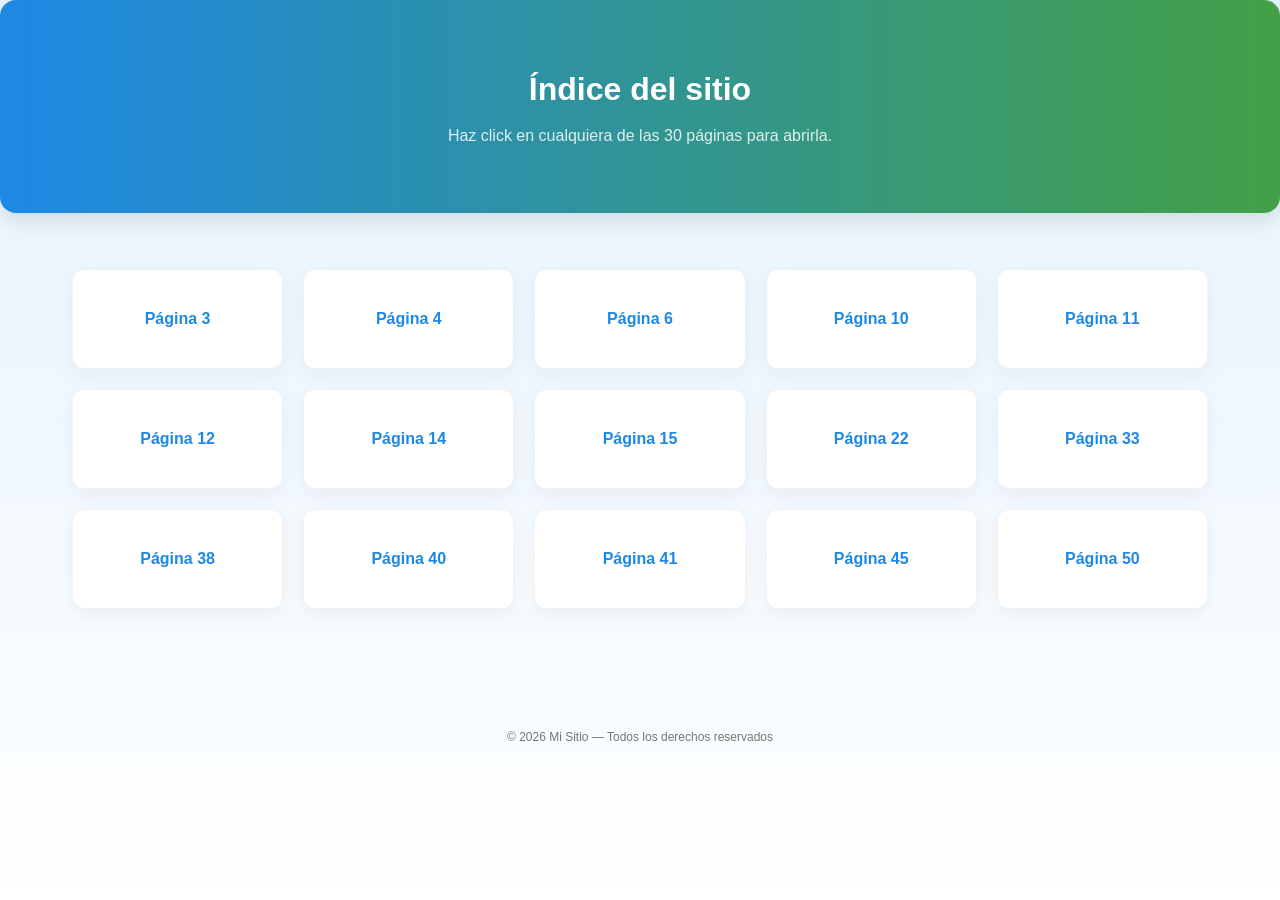
<file: index.html>
<!doctype html>
<html lang="es">
<head>
  <meta charset="utf-8" />
  <meta name="viewport" content="width=device-width,initial-scale=1" />
  <title>Índice — Sitio con 30 páginas</title>
  <link rel="stylesheet" href="/index.css" />
</head>
<body>
  <header class="site-header">
    <div class="container">
      <h1>Índice del sitio</h1>
      <p class="subtitle">Haz click en cualquiera de las 30 páginas para abrirla.</p>
    </div>
  </header>

  <main class="container">
    <nav aria-label="Lista de páginas">
      <ul class="pages-grid">
        <li><a href="/3landing/index.html">Página 3</a></li>
        <li><a href="/4landing/index.html">Página 4</a></li>
        <li><a href="/6landing/index.html">Página 6</a></li>
        <li><a href="/10landing/index.html">Página 10</a></li>
        <li><a href="/11landing/index.html">Página 11</a></li>
        <li><a href="/12landing/index.html">Página 12</a></li>
        <li><a href="/14landing/index.html">Página 14</a></li>
        <li><a href="/15landing/index.html">Página 15</a></li>
        <li><a href="/22landing/index.html">Página 22</a></li>
        <li><a href="/33landing/index.html">Página 33</a></li>
        <li><a href="/38landing/index.html">Página 38</a></li>
        <li><a href="/40landing/index.html">Página 40</a></li>
        <li><a href="/41landing/index.html">Página 41</a></li>
        <li><a href="/45landing/index.html">Página 45</a></li>
        <li><a href="/50landing/index.html">Página 50</a></li>
    </ul>
    </nav>

  </main>

  <footer class="site-footer">
    <div class="container">
      <small>© <span id="year"></span> Mi Sitio — Todos los derechos reservados</small>
    </div>
  </footer>

  <script>
    // Inserta año actual en el footer
    document.getElementById('year').textContent = new Date().getFullYear();
  </script>
</body>
</html>
</file>
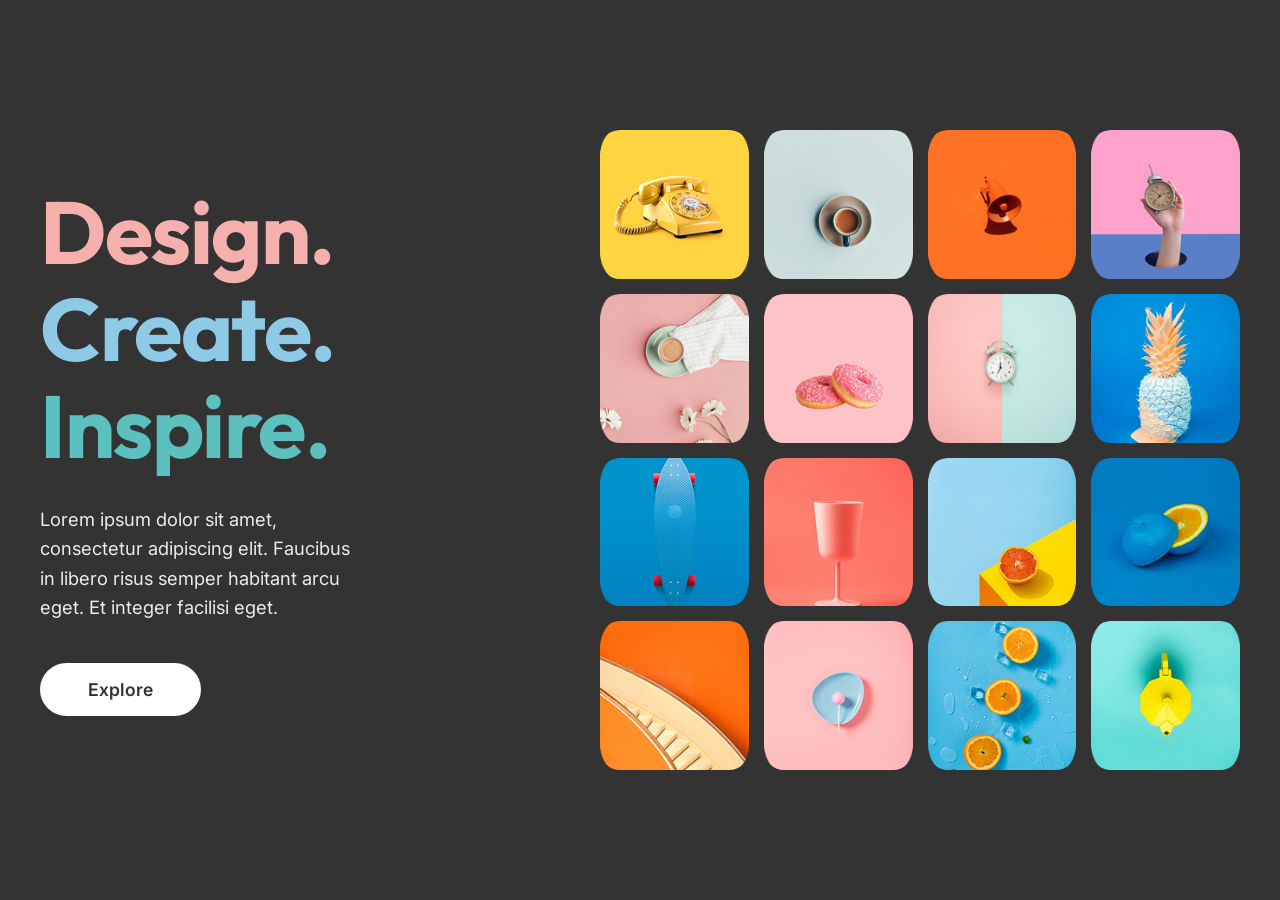
<file: 10landing/index.html>
<!DOCTYPE html>
<html lang="es">

<head>
    <meta charset="UTF-8">
    <meta name="viewport" content="width=device-width, initial-scale=1.0">
    <title>Design. Create. Inspire.</title>
    <link rel="preconnect" href="https://fonts.googleapis.com">
    <link rel="preconnect" href="https://fonts.gstatic.com" crossorigin>
    <link href="https://fonts.googleapis.com/css2?family=Inter:wght@400;500&family=Outfit:wght@700&display=swap"
        rel="stylesheet">
    <link rel="stylesheet" href="./style.css">
</head>

<body>
    <main class="container">
        <div class="split-layout">
            <div class="column-left content-text">
                <h1 class="main-title">
                    <span class="word-design">Design.</span><br>
                    <span class="word-create">Create.</span><br>
                    <span class="word-inspire">Inspire.</span>
                </h1>

                <p class="description">
                    Lorem ipsum dolor sit amet,<br>
                    consectetur adipiscing elit. Faucibus<br>
                    in libero risus semper habitant arcu<br>
                    eget. Et integer facilisi eget.
                </p>

                <button class="btn">Explore</button>
            </div>

            <div class="column-right content-grid">

                <div class="grid-item"><img src="./img/Frame 14195.png" alt="Teléfono retro amarillo"></div>
                <div class="grid-item"><img src="./img/Frame 14196.png" alt="Taza de café vista aérea"></div>
                <div class="grid-item"><img src="./img/Frame 14197.png" alt="Skateboard azul"></div>
                <div class="grid-item"><img src="./img/Frame 14198.png" alt="Zapatilla curva"></div>

                <div class="grid-item"><img src="./img/Frame 14195 (1).png" alt="Plato con taza centrado">
                </div>
                <div class="grid-item"><img src="./img/Frame 14196 (1).png" alt="Dos donas rosadas"></div>
                <div class="grid-item"><img src="./img/Frame 14197 (1).png"
                        alt="Naranja cortada sobre base amarilla"></div>
                <div class="grid-item"><img src="./img/Frame 14198 (1).png"alt="Copa rosa"></div>

                <div class="grid-item"><img src="./img/Frame 14195 (2).png" alt="Megáfono naranja"></div>
                <div class="grid-item"><img src="./img/Frame 14196 (2).png" alt="Reloj clásico"></div>
                <div class="grid-item"><img src="./img/Frame 14197 (2).png" alt="Piña azul creativa"></div>
                <div class="grid-item"><img src="./img/Frame 14198 (2).png" alt="Rodajas de naranja y agua">
                </div>

                <div class="grid-item"><img src="./img/Frame 14195 (3).png"
                        alt="Mano agarrando reloj despertador"></div>
                <div class="grid-item"><img src="./img/Frame 14199.png" alt="Paleta sobre plato azul"></div>
                <div class="grid-item"><img src="./img/Frame 14197 (3).png" alt="Limon azul oscuro partido">
                </div>
                <div class="grid-item"><img src="./img/Frame 14198 (3).png" alt="Tetera o exprimidor amarillo">
                </div>

            </div>

        </div>
    </main>
</body>

</html>
</file>
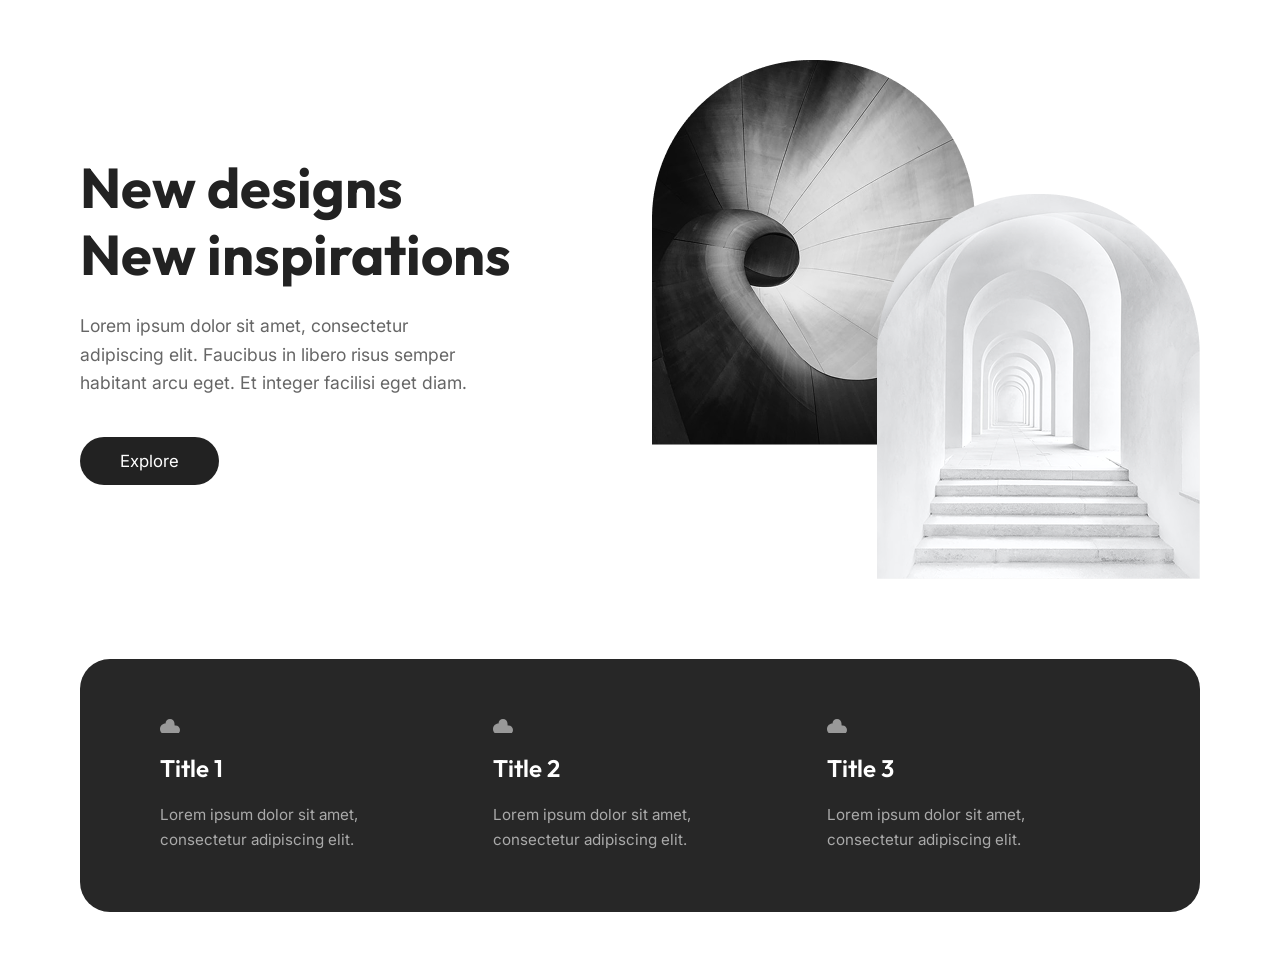
<file: 11landing/index.html>
<!DOCTYPE html>
<html lang="es">

<head>
    <meta charset="UTF-8">
    <meta name="viewport" content="width=device-width, initial-scale=1.0">
    <title>New designs New inspirations</title>
    <link rel="preconnect" href="https://fonts.googleapis.com">
    <link rel="preconnect" href="https://fonts.gstatic.com" crossorigin>
    <link href="https://fonts.googleapis.com/css2?family=Inter:wght@400;500&family=Outfit:wght@600;700&display=swap"
        rel="stylesheet">
    <link rel="stylesheet" href="./style.css">
</head>

<body>
    <main class="container">
        <section class="hero-section">

            <div class="content-text">
                <h1 class="main-title">New designs<br>New inspirations</h1>

                <p class="description">
                    Lorem ipsum dolor sit amet, consectetur<br>
                    adipiscing elit. Faucibus in libero risus semper<br>
                    habitant arcu eget. Et integer facilisi eget diam.
                </p>

                <button class="btn">Explore</button>
            </div>

            <div class="content-img">
                <img src="./img/Images.png" alt="Arcos arquitectónicos blanco y negro">
            </div>

        </section>

        <section class="features-card">

            <div class="feature-item">
                <svg width="20" height="14" viewBox="0 0 20 14" fill="none" xmlns="http://www.w3.org/2000/svg"
                    class="feature-icon">
                    <path
                        d="M14.5 4.5C14.5 2.01472 12.4853 0 10 0C7.51472 0 5.5 2.01472 5.5 4.5C2.46243 4.5 0 6.96243 0 10C0 13.0376 2.46243 15.5 5.5 15.5H15.5C17.9853 15.5 20 13.4853 20 11C20 8.51472 17.9853 6.5 15.5 6.5C15.2252 6.5 14.9561 6.52458 14.6946 6.57147C14.5684 5.39955 14.5 4.96023 14.5 4.5Z"
                        fill="#999999" />
                </svg>
                <h3 class="feature-title">Title 1</h3>
                <p class="feature-desc">Lorem ipsum dolor sit amet,<br>consectetur adipiscing elit.</p>
            </div>

            <div class="feature-item">
                <svg width="20" height="14" viewBox="0 0 20 14" fill="none" xmlns="http://www.w3.org/2000/svg"
                    class="feature-icon">
                    <path
                        d="M14.5 4.5C14.5 2.01472 12.4853 0 10 0C7.51472 0 5.5 2.01472 5.5 4.5C2.46243 4.5 0 6.96243 0 10C0 13.0376 2.46243 15.5 5.5 15.5H15.5C17.9853 15.5 20 13.4853 20 11C20 8.51472 17.9853 6.5 15.5 6.5C15.2252 6.5 14.9561 6.52458 14.6946 6.57147C14.5684 5.39955 14.5 4.96023 14.5 4.5Z"
                        fill="#999999" />
                </svg>
                <h3 class="feature-title">Title 2</h3>
                <p class="feature-desc">Lorem ipsum dolor sit amet,<br>consectetur adipiscing elit.</p>
            </div>

            <div class="feature-item">
                <svg width="20" height="14" viewBox="0 0 20 14" fill="none" xmlns="http://www.w3.org/2000/svg"
                    class="feature-icon">
                    <path
                        d="M14.5 4.5C14.5 2.01472 12.4853 0 10 0C7.51472 0 5.5 2.01472 5.5 4.5C2.46243 4.5 0 6.96243 0 10C0 13.0376 2.46243 15.5 5.5 15.5H15.5C17.9853 15.5 20 13.4853 20 11C20 8.51472 17.9853 6.5 15.5 6.5C15.2252 6.5 14.9561 6.52458 14.6946 6.57147C14.5684 5.39955 14.5 4.96023 14.5 4.5Z"
                        fill="#999999" />
                </svg>
                <h3 class="feature-title">Title 3</h3>
                <p class="feature-desc">Lorem ipsum dolor sit amet,<br>consectetur adipiscing elit.</p>
            </div>

        </section>
    </main>
</body>

</html>
</file>
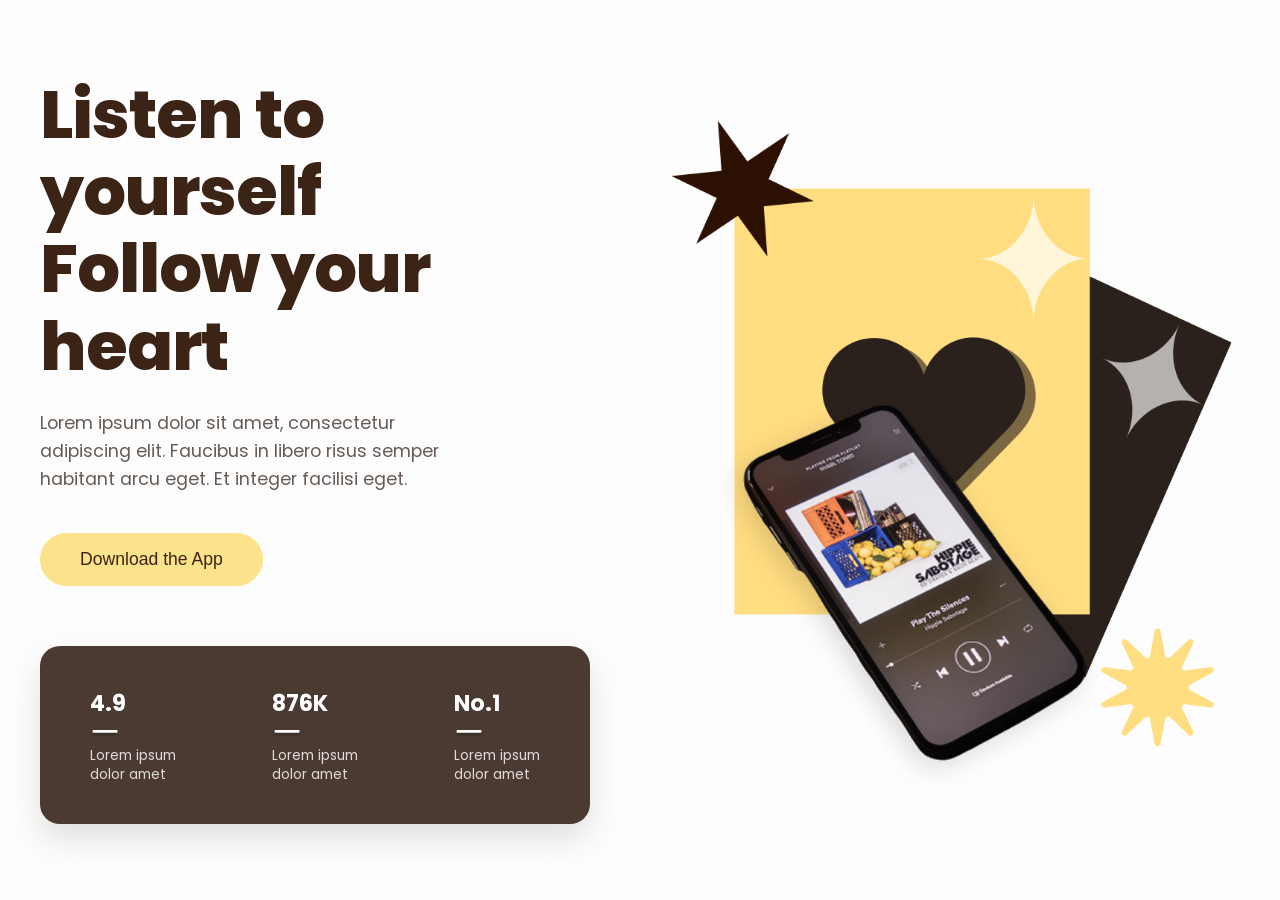
<file: 14landing/index.html>
<!DOCTYPE html>
<html lang="en">

<head>
    <meta charset="UTF-8">
    <meta name="viewport" content="width=device-width, initial-scale=1.0">
    <title>Listen to yourself</title>
    <link rel="preconnect" href="https://fonts.googleapis.com">
    <link rel="preconnect" href="https://fonts.gstatic.com" crossorigin>
    <link href="https://fonts.googleapis.com/css2?family=Poppins:wght@400;500;600;700;800&display=swap"
        rel="stylesheet">
    <link rel="stylesheet" href="./style.css">
</head>

<body>
    <main class="wrapper">
        <section class="container">
            <div class="left-content">
                <h1 class="main-title">Listen to yourself<br>Follow your heart</h1>
                <p class="main-desc">
                    Lorem ipsum dolor sit amet, consectetur<br>
                    adipiscing elit. Faucibus in libero risus semper<br>
                    habitant arcu eget. Et integer facilisi eget.
                </p>
                <button class="btn-download">Download the App</button>

                <div class="stats-box">
                    <div class="stat-item">
                        <span class="stat-number">4.9</span>
                        <img src="./img/Rectangle 5.png" alt="line" class="stat-line">
                        <p class="stat-text">Lorem ipsum<br>dolor amet</p>
                    </div>
                    <div class="stat-item">
                        <span class="stat-number">876K</span>
                        <img src="./img/Rectangle 5.png" alt="line" class="stat-line">
                        <p class="stat-text">Lorem ipsum<br>dolor amet</p>
                    </div>
                    <div class="stat-item">
                        <span class="stat-number">No.1</span>
                        <img src="./img/Rectangle 5.png" alt="line" class="stat-line">
                        <p class="stat-text">Lorem ipsum<br>dolor amet</p>
                    </div>
                </div>
            </div>

            <div class="right-content">
                <img src="./img/Image area.png" alt="App Preview" class="main-image">
            </div>
        </section>
    </main>
</body>

</html>
</file>
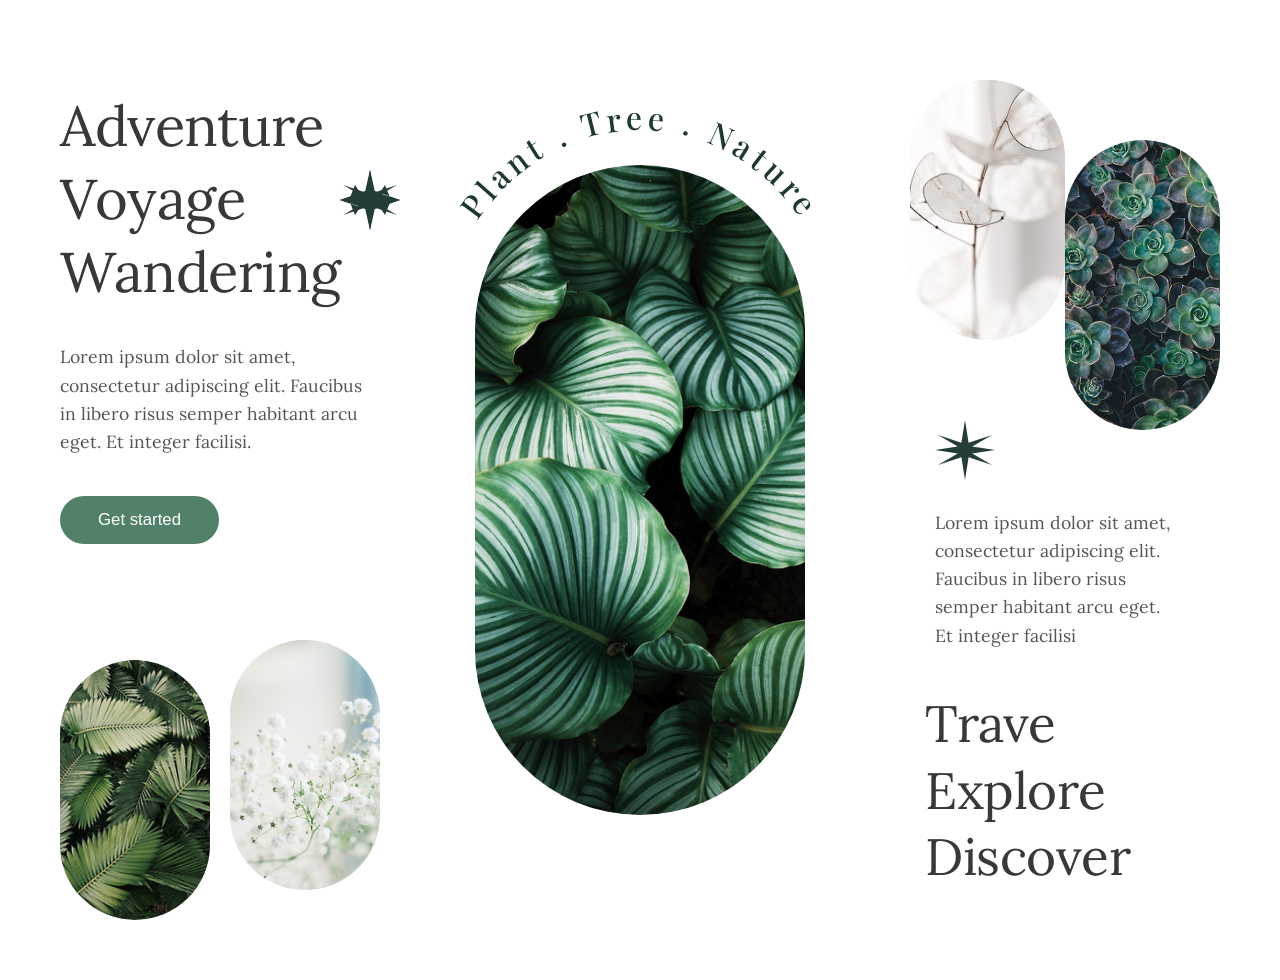
<file: 15landing/index.html>
<!DOCTYPE html>
<html lang="en">

<head>
    <meta charset="UTF-8">
    <meta name="viewport" content="width=device-width, initial-scale=1.0">
    <title>Nature Editorial - Page 15</title>
    <!-- Elegant Serif ('Playfair Display') and classic Serif ('Lora') for texts -->
    <link
        href="https://fonts.googleapis.com/css2?family=Lora:ital,wght@0,400;0,500;1,400&family=Playfair+Display:wght@400;500;600&display=swap"
        rel="stylesheet">
    <link rel="stylesheet" href="/15landing/style.css">
</head>

<body>
    <div class="botanical-canvas-wrapper">
        <main class="editorial-collage-layout">

            <section class="block-hero">
                <h1 class="elegant-heading">
                    <span class="heading-line">Adventure</span>
                    <span class="heading-line">Voyage</span>
                    <span class="heading-line">Wandering</span>
                </h1>

                <p class="body-text paragraph-spacing">
                    Lorem ipsum dolor sit amet,<br>
                    consectetur adipiscing elit. Faucibus<br>
                    in libero risus semper habitant arcu<br>
                    eget. Et integer facilisi.
                </p>

                <a href="#" class="primary-pill-btn">Get started</a>
            </section>

            <!-- 8-Pointed Star next to "Voyage" -->
            <svg class="decor-star star-top-left" viewBox="0 0 100 100" fill="#243d3b"
                xmlns="http://www.w3.org/2000/svg">
                <!-- An 8-pointed star with sharp acute inner angles -->
                <path
                    d="M50 0 L55 35 L100 50 L55 65 L50 100 L45 65 L0 50 L45 35 Z M50 20 L58 42 L80 50 L58 58 L50 80 L42 58 L20 50 L42 42 Z" />
                <!-- Solid filling shape -->
                <path
                    d="M50 0 L58 35 L100 50 L58 65 L50 100 L42 65 L0 50 L42 35 Z M75 25 L65 40 L85 50 Z M25 25 L35 40 L15 50 Z M75 75 L65 60 L85 50 Z M25 75 L35 60 L15 50 Z" />
                <path
                    d="M50 0 L56 38 L95 25 L62 44 L100 50 L62 56 L95 75 L56 62 L50 100 L44 62 L5 75 L38 56 L0 50 L38 44 L5 25 L44 38 Z" />
            </svg>

            <!-- === BOTTOM LEFT: TWO OVERLAPPING PILLS === -->
            <div class="pill-cluster cluster-bottom-left">
                <div class="pill-frame frame-bl-back">
                    <img src="/15landing/img/Frame 14215.png"
                        alt="Fern Leaves" class="fit-image">
                </div>
                <div class="pill-frame frame-bl-front">
                    <!-- Overlaps the first one, shifted right and up -->
                    <img src="/15landing/img/Frame 14214.png"
                        alt="White Flowers" class="fit-image">
                </div>
            </div>

            <section class="block-center-feature">
                <!-- Arched text SVG wrapping the pill -->
                <svg class="circular-text-svg" viewBox="0 0 500 250" xmlns="http://www.w3.org/2000/svg">
                    <!-- Path starts lower left, arcs up and over, drops to bottom right -->
                    <path id="arch-path" d="M 50 220 A 200 220 0 0 1 450 220" fill="transparent" />
                    <text>
                        <textPath href="#arch-path" startOffset="50%" text-anchor="middle" class="serif-arch-text">
                            Plant . Tree . Nature
                        </textPath>
                    </text>
                </svg>

                <div class="pill-frame frame-center-giant">
                    <img src="/15landing/img/Frame 14216.png"
                        alt="Striped Leaves" class="fit-image">
                </div>
            </section>

            <!-- === TOP RIGHT: TWO OVERLAPPING PILLS === -->
            <div class="pill-cluster cluster-top-right">
                <div class="pill-frame frame-tr-back">
                    <!-- Grayish blurred leaves -->
                    <img src="/15landing/img/Frame 14221.png"
                        alt="Dried Leaves" class="fit-image">
                </div>
                <div class="pill-frame frame-tr-front">
                    <!-- Succulents -->
                    <img src="/15landing/img/Frame 14217.png"
                        alt="Succulents" class="fit-image">
                </div>
            </div>

            <!-- === MIDDLE RIGHT: STAR & TEXT === -->
            <section class="block-mid-right">
                <svg class="decor-star star-mid-right" viewBox="0 0 100 100" fill="#243d3b"
                    xmlns="http://www.w3.org/2000/svg">
                    <path
                        d="M50 0 L56 38 L95 25 L62 44 L100 50 L62 56 L95 75 L56 62 L50 100 L44 62 L5 75 L38 56 L0 50 L38 44 L5 25 L44 38 Z" />
                </svg>

                <p class="body-text text-push-down">
                    Lorem ipsum dolor sit amet,<br>
                    consectetur adipiscing elit.<br>
                    Faucibus in libero risus<br>
                    semper habitant arcu eget.<br>
                    Et integer facilisi
                </p>
            </section>

            <!-- === BOTTOM RIGHT: LARGE HEADING === -->
            <section class="block-bottom-right">
                <h2 class="elegant-heading large-subtitle">
                    <span class="heading-line">Trave</span>
                    <span class="heading-line">Explore</span>
                    <span class="heading-line">Discover</span>
                </h2>
            </section>

        </main>
    </div>
</body>

</html>
</file>
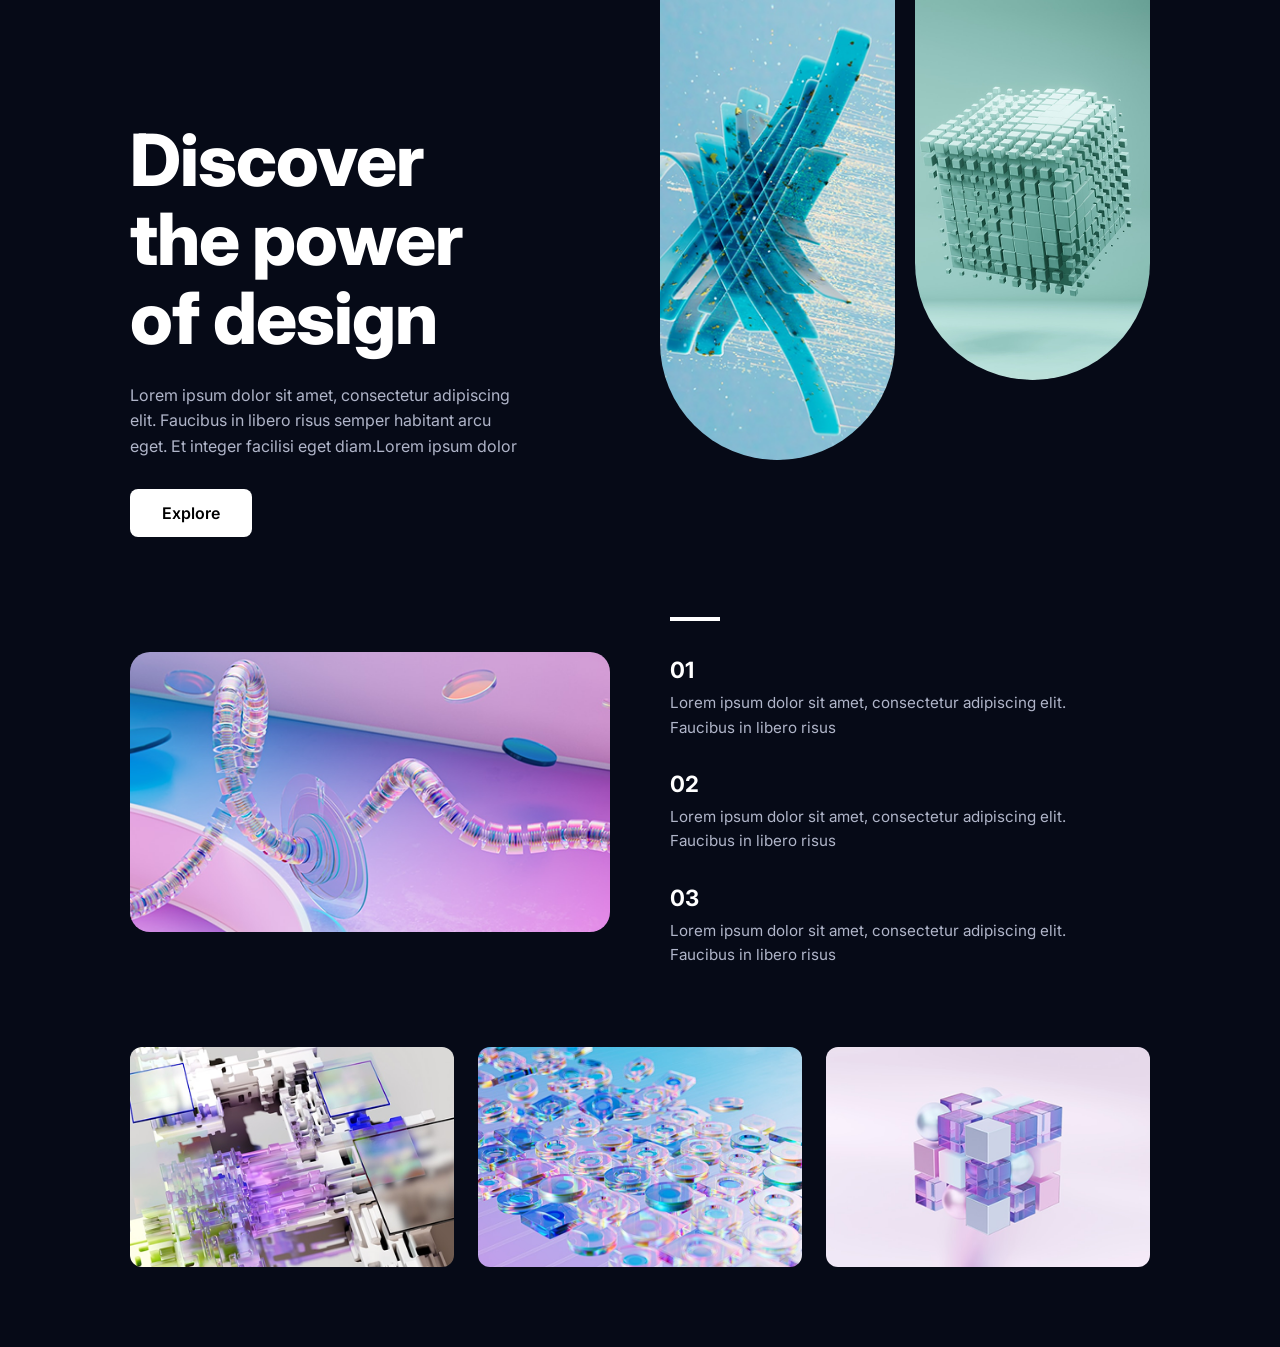
<file: 22landing/index.html>
<!DOCTYPE html>
<html lang="es">
<head>
    <meta charset="UTF-8">
    <meta name="viewport" content="width=device-width, initial-scale=1.0">
    <title>Landing Page</title>
    <link rel="stylesheet" href="/22landing/style.css">
</head>
<body>
    <div class="qvx-layout-container">
        <div class="qvx-top-section">
            <div class="qvx-text-block">
                <h1 class="qvx-heading-main">Discover<br>the power<br>of design</h1>
                <p class="qvx-paragraph-main">Lorem ipsum dolor sit amet, consectetur adipiscing elit. Faucibus in libero risus semper habitant arcu eget. Et integer facilisi eget diam.Lorem ipsum dolor</p>
                <button class="qvx-action-button">Explore</button>
            </div>
            <div class="qvx-arches-block">
                <img src="/22landing/img/Rectangle 27.png" class="qvx-arch-image qvx-arch-left" alt="Abstract 3D blue">
                <img src="/22landing/img/Rectangle 31.png" class="qvx-arch-image qvx-arch-right" alt="Abstract 3D green">
            </div>
        </div>

        <div class="qvx-middle-section">
            <img src="/22landing/img/image (4).png" class="qvx-landscape-banner" alt="Abstract 3D purple rings">
            
            <div class="qvx-steps-wrapper">
                <div class="qvx-step-divider"></div>
                
                <div class="qvx-step-unit">
                    <span class="qvx-step-number">01</span>
                    <p class="qvx-step-description">Lorem ipsum dolor sit amet, consectetur adipiscing elit. Faucibus in libero risus</p>
                </div>
                
                <div class="qvx-step-unit">
                    <span class="qvx-step-number">02</span>
                    <p class="qvx-step-description">Lorem ipsum dolor sit amet, consectetur adipiscing elit. Faucibus in libero risus</p>
                </div>
                
                <div class="qvx-step-unit">
                    <span class="qvx-step-number">03</span>
                    <p class="qvx-step-description">Lorem ipsum dolor sit amet, consectetur adipiscing elit. Faucibus in libero risus</p>
                </div>
            </div>
        </div>

        <div class="qvx-bottom-section">
            <img src="/22landing/img/cubosraros.png" class="qvx-gallery-item" alt="3D cubic art">
            <img src="/22landing/img/2.png" class="qvx-gallery-item" alt="3D circular blocks">
            <img src="/22landing/img/4.png" class="qvx-gallery-item" alt="3D spheres and boxes">
        </div>
    </div>
</body>
</html>
</file>
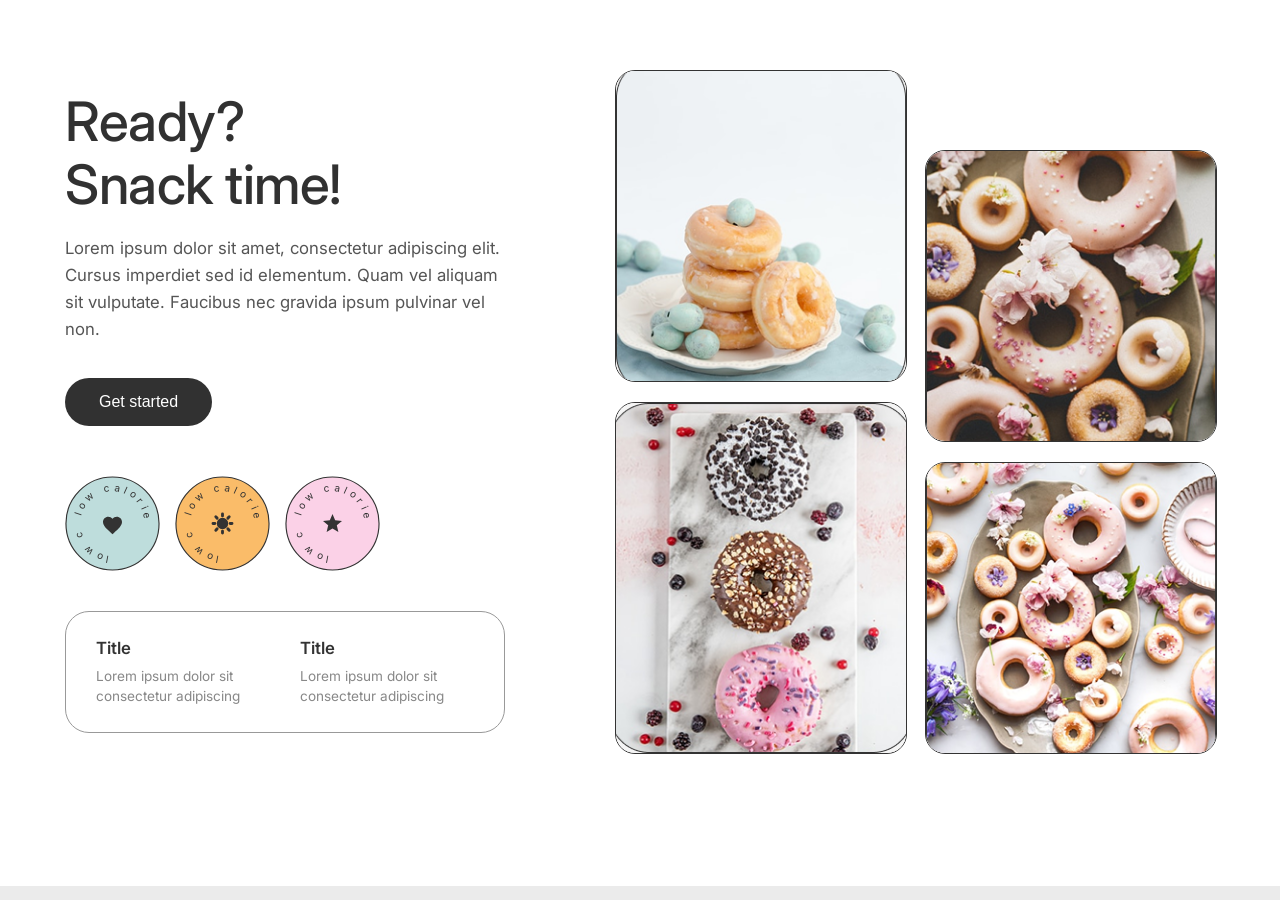
<file: 33landing/index.html>
<!DOCTYPE html>
<html lang="en">
<head>
    <meta charset="UTF-8">
    <meta name="viewport" content="width=device-width, initial-scale=1.0">
    <title>Snack Time</title>
    <link href="https://fonts.googleapis.com/css2?family=Inter:wght@400;500;600&display=swap" rel="stylesheet">
    <link rel="stylesheet" href="/33landing/style.css">
</head>
<body>
    <div class="st-page-wrapper">
        <main class="st-main-container">
            <section class="st-left-content">
                <h1 class="st-headline">Ready?<br>Snack time!</h1>
                <p class="st-subtext">Lorem ipsum dolor sit amet, consectetur adipiscing elit. Cursus imperdiet sed id elementum. Quam vel aliquam sit vulputate. Faucibus nec gravida ipsum pulvinar vel non.</p>
                
                <button class="st-cta-button">Get started</button>
                
                <div class="st-badges-group">
                    <div class="st-badge">
                        <svg viewBox="0 0 100 100" class="st-svg-circ">
                            <circle cx="50" cy="50" r="49" fill="#bedddc" stroke="#333" stroke-width="1.2"/>
                            <path id="txt-path-1" d="M 16, 50 a 34,34 0 1,1 68,0 a 34,34 0 1,1 -68,0" fill="none"/>
                            <text font-family="'Inter', Arial, sans-serif" font-size="10.5" letter-spacing="4" fill="#333">
                                <textPath href="#txt-path-1" startOffset="8">low calorie &#160;&#160;&#160;&#160;&#160;&#160; low calorie</textPath>
                            </text>
                            <svg x="38" y="40" width="24" height="24" viewBox="0 0 24 24">
                              <path fill="#333" d="M12 21.35l-1.45-1.32C5.4 15.36 2 12.28 2 8.5 2 5.42 4.42 3 7.5 3c1.74 0 3.41.81 4.5 2.09C13.09 3.81 14.76 3 16.5 3 19.58 3 22 5.42 22 8.5c0 3.78-3.4 6.86-8.55 11.54L12 21.35z"/>
                            </svg>
                        </svg>
                    </div>

                    <div class="st-badge">
                        <svg viewBox="0 0 100 100" class="st-svg-circ">
                            <circle cx="50" cy="50" r="49" fill="#fabc69" stroke="#333" stroke-width="1.2"/>
                            <path id="txt-path-2" d="M 16, 50 a 34,34 0 1,1 68,0 a 34,34 0 1,1 -68,0" fill="none"/>
                            <text font-family="'Inter', Arial, sans-serif" font-size="10.5" letter-spacing="4" fill="#333">
                                <textPath href="#txt-path-2" startOffset="8">low calorie &#160;&#160;&#160;&#160;&#160;&#160; low calorie</textPath>
                            </text>
                            <svg x="38" y="38" width="24" height="24" viewBox="0 0 24 24" fill="none" stroke="#333" stroke-width="3" stroke-linecap="round" stroke-linejoin="round">
                              <circle cx="12" cy="12" r="4.5" fill="#333"/>
                              <path d="M12 2v2M12 20v2M4.93 4.93l1.41 1.41M17.66 17.66l1.41 1.41M2 12h2M20 12h2M4.93 19.07l1.41-1.41M17.66 6.34l1.41-1.41"/>
                            </svg>
                        </svg>
                    </div>

                    <div class="st-badge">
                        <svg viewBox="0 0 100 100" class="st-svg-circ">
                            <circle cx="50" cy="50" r="49" fill="#fbd1e7" stroke="#333" stroke-width="1.2"/>
                            <path id="txt-path-3" d="M 16, 50 a 34,34 0 1,1 68,0 a 34,34 0 1,1 -68,0" fill="none"/>
                            <text font-family="'Inter', Arial, sans-serif" font-size="10.5" letter-spacing="4" fill="#333">
                                <textPath href="#txt-path-3" startOffset="8">low calorie &#160;&#160;&#160;&#160;&#160;&#160; low calorie</textPath>
                            </text>
                            <svg x="38" y="38" width="24" height="24" viewBox="0 0 24 24">
                              <path fill="#333" d="M12 17.27L18.18 21l-1.64-7.03L22 9.24l-7.19-.61L12 2 9.19 8.63 2 9.24l5.46 4.73L5.82 21z"/>
                            </svg>
                        </svg>
                    </div>
                </div>
                
                <div class="st-info-card">
                    <div class="st-info-col">
                        <h3 class="st-info-heading">Title</h3>
                        <p class="st-info-text">Lorem ipsum dolor sit<br>consectetur adipiscing</p>
                    </div>
                    <div class="st-info-col">
                        <h3 class="st-info-heading">Title</h3>
                        <p class="st-info-text">Lorem ipsum dolor sit<br>consectetur adipiscing</p>
                    </div>
                </div>
            </section>
            
            <section class="st-right-gallery">
                <div class="st-gallery-col">
                    <div class="st-img-box st-h-tall">
                        <img src="/33landing/img/Frame 14390.png" alt="Stacked Donuts" class="st-img-content">
                    </div>
                    <div class="st-img-box st-h-xl">
                        <img src="/33landing/img/Frame 14392.png" alt="Chocolate Donuts" class="st-img-content">
                    </div>
                </div>
                <div class="st-gallery-col st-distanced">
                    <div class="st-img-box st-h-med">
                        <img src="/33landing/img/Frame 14395.png" alt="Pink Donuts" class="st-img-content">
                    </div>
                    <div class="st-img-box st-h-med">
                        <img src="/33landing/img/Frame 14393.png" alt="Tray of Donuts" class="st-img-content">
                    </div>
                </div>
            </section>
        </main>
    </div>
</body>
</html>
</file>
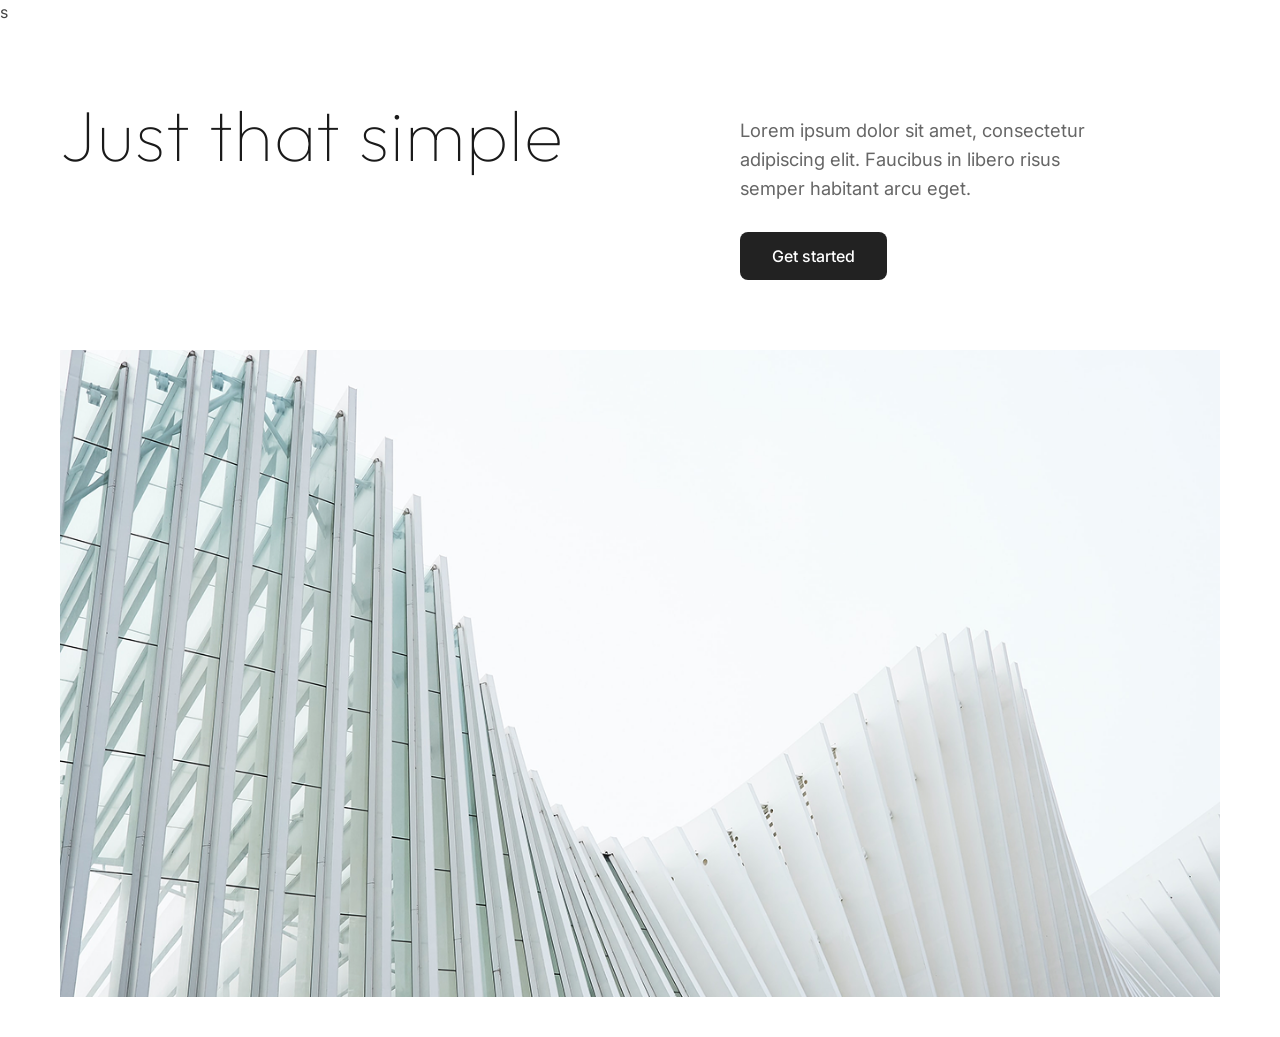
<file: 3landing/index.html>
<!DOCTYPE html>
<html lang="es">

<head>
    <meta charset="UTF-8">
    <meta name="viewport" content="width=device-width, initial-scale=1.0">
    <title>Just that simple</title>
    <!-- Mismas fuentes que han funcionado excelente en las páginas anteriores -->
    <link rel="preconnect" href="https://fonts.googleapis.com">
    <link rel="preconnect" href="https://fonts.gstatic.com" crossorigin>
    <link href="https://fonts.googleapis.com/css2?family=Inter:wght@400;500&family=Outfit:wght@500;600&display=swap"
        rel="stylesheet">
    <!-- Enlace al nuevo CSS -->
    <link rel="stylesheet" href="./style.css">
</head>s

<body>
    <main class="container">
        <!-- Encabezado superior dividido en dos columnas -->
        <header class="header">
            <div class="header-left">
                <h1 class="title">Just that simple</h1>
            </div>
            <div class="header-right">
                <p class="description">
                    Lorem ipsum dolor sit amet, consectetur<br>
                    adipiscing elit. Faucibus in libero risus<br>
                    semper habitant arcu eget.
                </p>
                <button class="btn">Get started</button>
            </div>
        </header>

        <!-- Imagen principal a tamaño completo -->
        <section class="hero">
            <img src="./img/hero Image.png" alt="Arquitectura abstracta y minimalista">
        </section>
    </main>
</body>

</html>
</file>
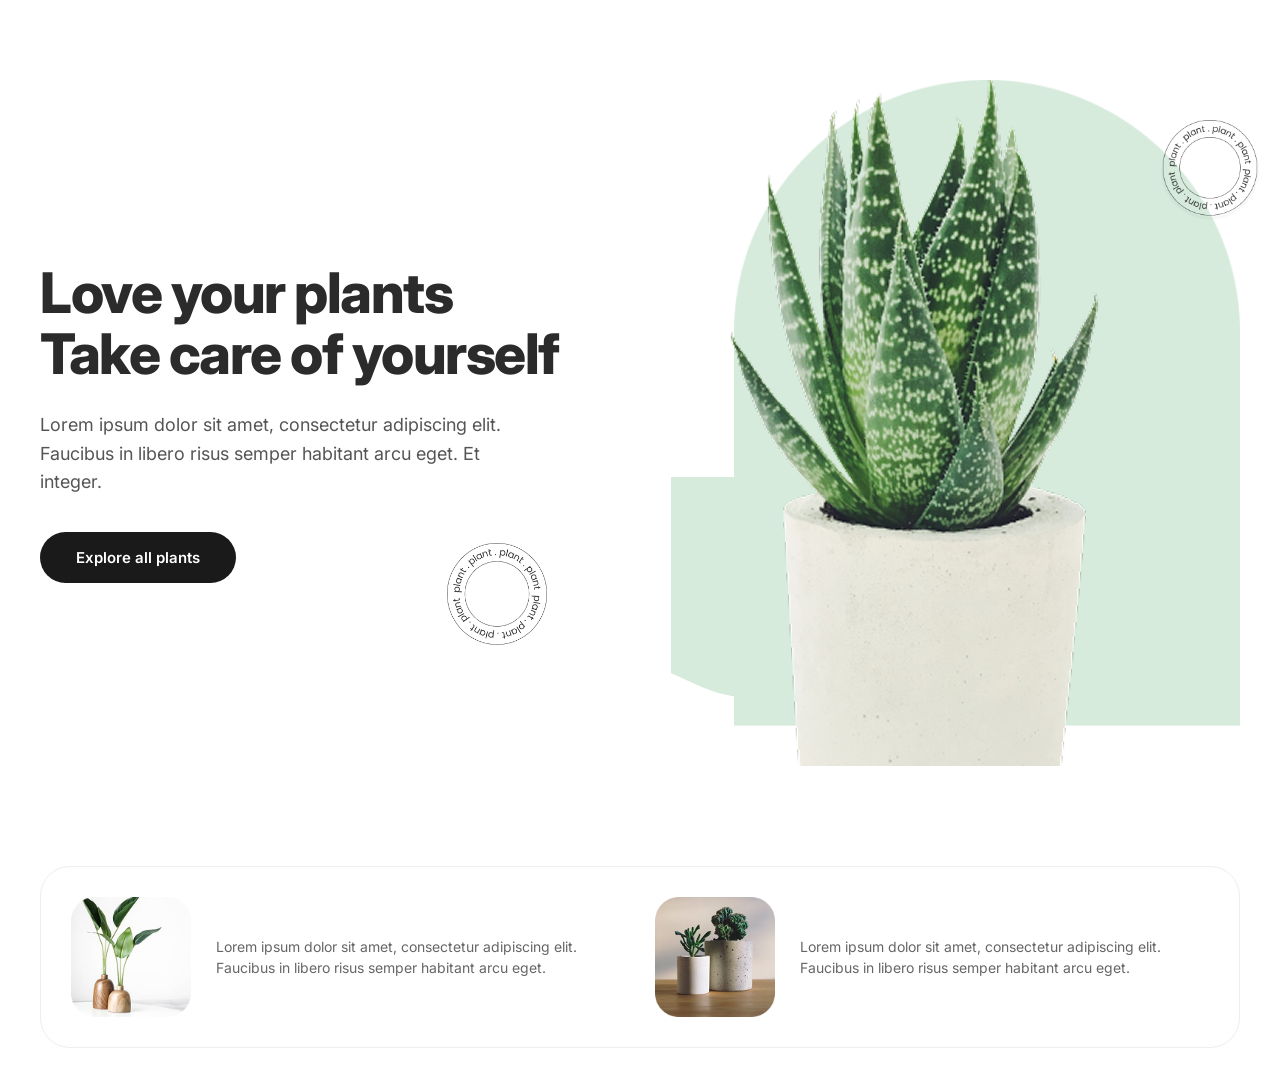
<file: 40landing/index.html>
<!DOCTYPE html>
<html lang="es">

<head>
    <meta charset="UTF-8">
    <meta name="viewport" content="width=device-width, initial-scale=1.0">
    <title>Love Your Plants - 40landing</title>
    <link rel="stylesheet" href="style.css">
    <link href="https://fonts.googleapis.com/css2?family=Inter:wght@400;500;600;700;800&display=swap" rel="stylesheet">
</head>

<body>
    <div class="container">
        <main class="hero-section">
            <div class="hero-content">
                <h1 class="title">Love your plants <br> Take care of yourself</h1>
                <p class="description">
                    Lorem ipsum dolor sit amet, consectetur adipiscing elit. Faucibus in libero risus semper habitant
                    arcu eget. Et integer.
                </p>
                <a href="#" class="btn-primary">Explore all plants</a>

                <div class="floating-badge badge-1">
                    <img src="img/Font circle.png" alt="Plant circle">
                </div>
            </div>

            <div class="hero-visual">
                <div class="bg-shapes">
                    <img src="img/Shape bg.png" alt="" class="shape-1">
                    <img src="img/Blob.png" alt="" class="shape-2">
                </div>
                <img src="img/unsplash_T0inbt7nRME.png" alt="Succulent" class="main-plant">

                <div class="floating-badge badge-2">
                    <img src="img/Font cirlce.png" alt="Plant circle">
                </div>
            </div>
        </main>

        <section class="bottom-row">
            <div class="feature-card">
                <img src="img/Rectangle 71.png" alt="Plant feature" class="feature-img">
                <p class="feature-text">Lorem ipsum dolor sit amet, consectetur adipiscing elit. Faucibus in libero
                    risus semper habitant arcu eget.</p>
            </div>
            <div class="feature-card">
                <img src="img/Rectangle 71 (1).png" alt="Plant feature" class="feature-img">
                <p class="feature-text">Lorem ipsum dolor sit amet, consectetur adipiscing elit. Faucibus in libero
                    risus semper habitant arcu eget.</p>
            </div>
        </section>
    </div>
</body>

</html>
</file>
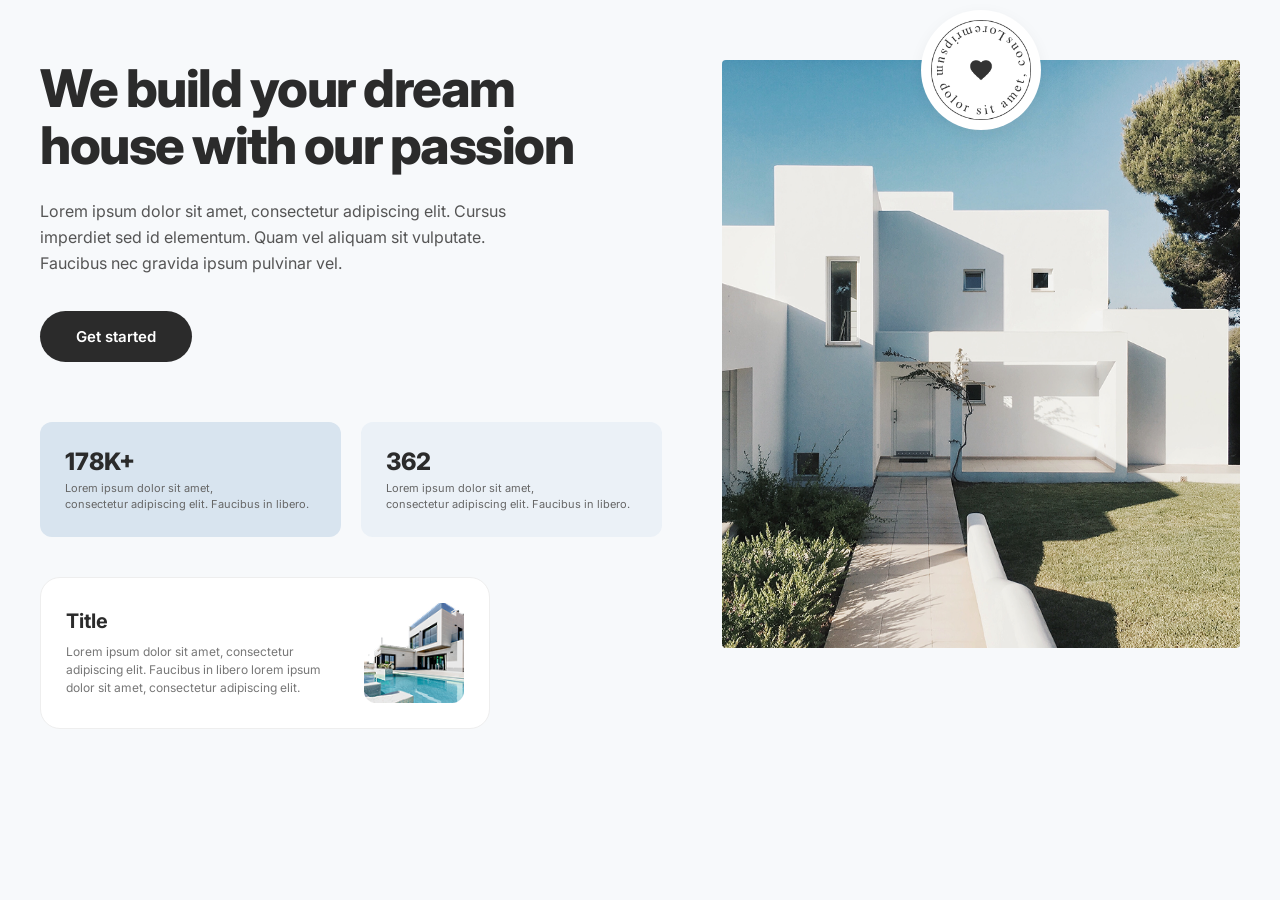
<file: 41landing/index.html>
<!DOCTYPE html>
<html lang="es">

<head>
    <meta charset="UTF-8">
    <meta name="viewport" content="width=device-width, initial-scale=1.0">
    <title>Dream House - 41landing</title>
    <link rel="stylesheet" href="style.css">
    <link href="https://fonts.googleapis.com/css2?family=Inter:wght@400;500;600;700;800&display=swap" rel="stylesheet">
</head>

<body>
    <div class="main-container">
        <main class="hero-section">
            <div class="hero-left">
                <h1 class="hero-title">We build your dream <br> house with our passion</h1>
                <p class="hero-subtitle">
                    Lorem ipsum dolor sit amet, consectetur adipiscing elit. Cursus imperdiet sed id elementum. Quam vel
                    aliquam sit vulputate. Faucibus nec gravida ipsum pulvinar vel.
                </p>
                <a href="#" class="btn-primary">Get started</a>

                <div class="stats-row">
                    <div class="stat-card">
                        <span class="stat-value">178K+</span>
                        <p class="stat-description">Lorem ipsum dolor sit amet, <br> consectetur adipiscing elit.
                            Faucibus in libero.</p>
                    </div>
                    <div class="stat-card card-transparent">
                        <span class="stat-value">362</span>
                        <p class="stat-description">Lorem ipsum dolor sit amet, <br> consectetur adipiscing elit.
                            Faucibus in libero.</p>
                    </div>
                </div>

                <div class="feature-card">
                    <div class="feature-info">
                        <h3 class="feature-title">Title</h3>
                        <p class="feature-text">Lorem ipsum dolor sit amet, consectetur adipiscing elit. Faucibus in
                            libero lorem ipsum dolor sit amet, consectetur adipiscing elit.</p>
                    </div>
                    <div class="feature-image">
                        <img src="img/unsplash_mR1CIDduGLc.png" alt="Small House">
                    </div>
                </div>
            </div>

            <div class="hero-right">
                <div class="main-image-wrapper">
                    <img src="img/unsplash_4ojhpgKpS68.png" alt="Modern House" class="main-img">
                    <div class="rotating-badge">
                        <img src="img/Font circle.png" alt="Natural Design">
                    </div>
                </div>
            </div>
        </main>
    </div>
</body>

</html>
</file>
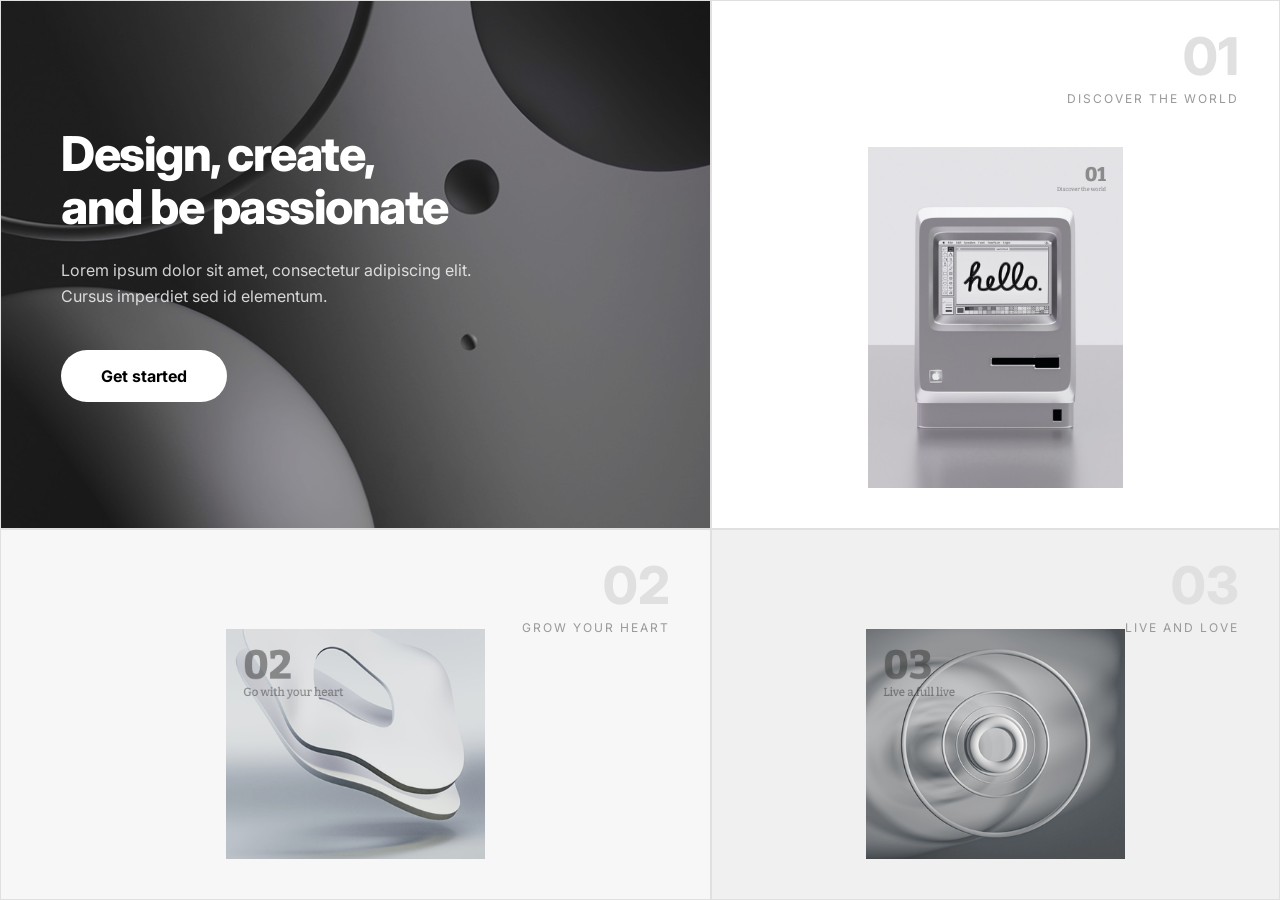
<file: 45landing/index.html>
<!DOCTYPE html>
<html lang="es">

<head>
    <meta charset="UTF-8">
    <meta name="viewport" content="width=device-width, initial-scale=1.0">
    <title>Retro Design - 45landing</title>
    <link rel="stylesheet" href="style.css">
    <link href="https://fonts.googleapis.com/css2?family=Inter:wght@400;500;600;700;800&display=swap" rel="stylesheet">
</head>

<body>
    <div class="grid-container">
        <div class="panel grid-hero" style="background-image: url('img/Image left (1).png')">
            <div class="hero-content">
                <h1 class="hero-title">Design, create, <br> and be passionate</h1>
                <p class="hero-subtitle">Lorem ipsum dolor sit amet, consectetur adipiscing elit. Cursus imperdiet sed
                    id elementum.</p>
                <a href="#" class="btn-primary">Get started</a>
            </div>
        </div>

        <div class="panel grid-01">
            <div class="panel-tag">01</div>
            <div class="panel-info">Discover the world</div>
            <div class="panel-img-wrapper">
                <img src="img/Image right.png" alt="Retro Macintosh">
            </div>
        </div>

        <div class="panel grid-02">
            <div class="panel-tag">02</div>
            <div class="panel-info">Grow your heart</div>
            <div class="panel-img-wrapper">
                <img src="img/Image bottom left - left.png" alt="Abstract Shape">
            </div>
        </div>

        <div class="panel grid-03">
            <div class="panel-tag">03</div>
            <div class="panel-info">Live and love</div>
            <div class="panel-img-wrapper">
                <img src="img/Image bottom left - right.png" alt="Ripple Graphic">
            </div>
        </div>
    </div>
</body>

</html>
</file>
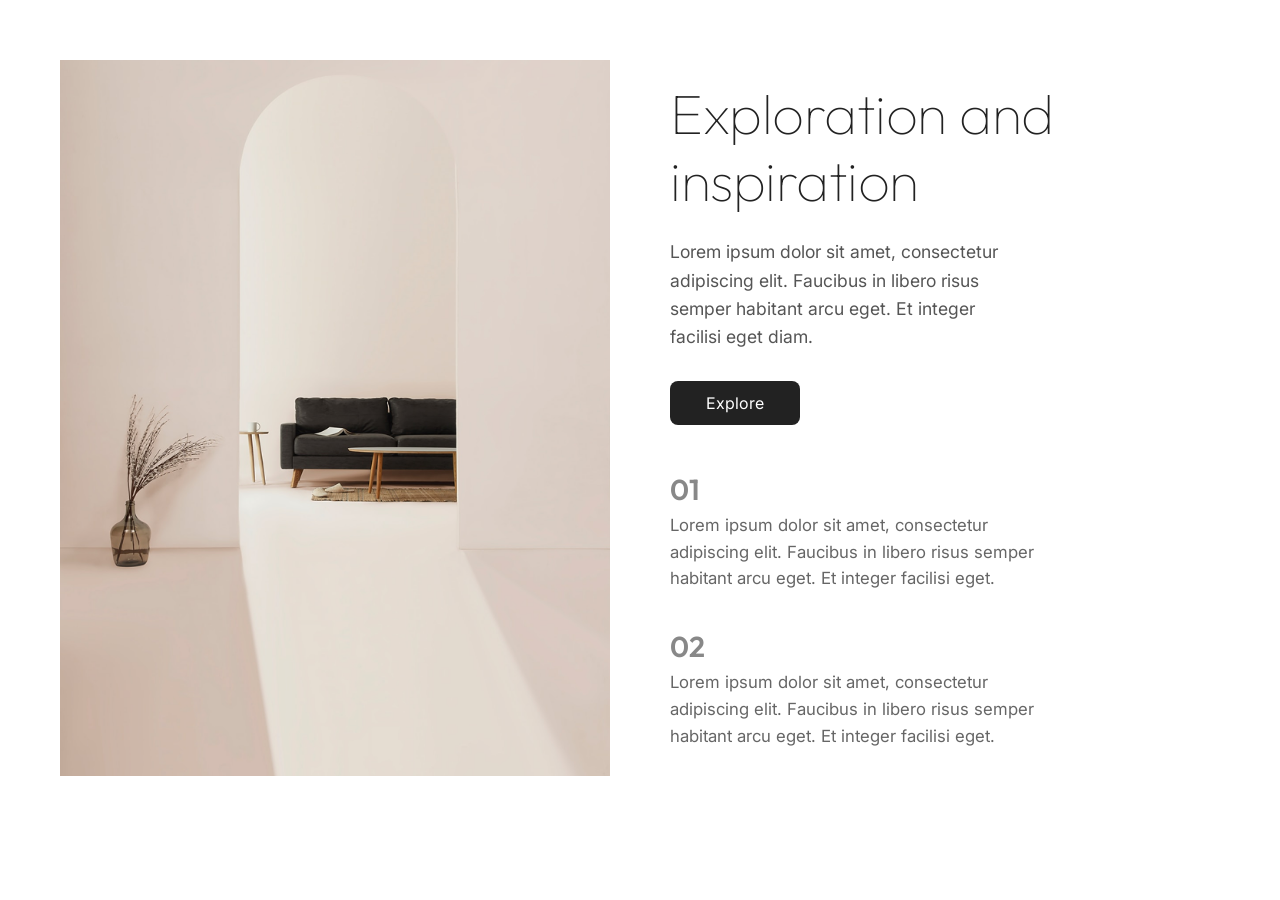
<file: 4landing/index.html>
<!DOCTYPE html>
<html lang="es">

<head>
    <meta charset="UTF-8">
    <meta name="viewport" content="width=device-width, initial-scale=1.0">
    <title>Exploration and inspiration</title>
    <link rel="preconnect" href="https://fonts.googleapis.com">
    <link rel="preconnect" href="https://fonts.gstatic.com" crossorigin>
    <link href="https://fonts.googleapis.com/css2?family=Inter:wght@400;500&family=Outfit:wght@500;600&display=swap"
        rel="stylesheet">
    <link rel="stylesheet" href="./style.css">
</head>

<body>
    <main class="container">
        <div class="split-layout">

            <div class="column-left">
                <img src="./img/Image.png" alt="Arco interior minimalista" class="hero-image">
            </div>

            <div class="column-right">

                <div class="content-header">
                    <h1 class="title">Exploration and<br>inspiration</h1>
                    <p class="description">
                        Lorem ipsum dolor sit amet, consectetur<br>
                        adipiscing elit. Faucibus in libero risus<br>
                        semper habitant arcu eget. Et integer<br>
                        facilisi eget diam.
                    </p>
                    <button class="btn">Explore</button>
                </div>

                <div class="features-list">
                    <div class="feature-item">
                        <span class="number">01</span>
                        <p class="feature-text">
                            Lorem ipsum dolor sit amet, consectetur<br>
                            adipiscing elit. Faucibus in libero risus semper<br>
                            habitant arcu eget. Et integer facilisi eget.
                        </p>
                    </div>

                    <div class="feature-item">
                        <span class="number">02</span>
                        <p class="feature-text">
                            Lorem ipsum dolor sit amet, consectetur<br>
                            adipiscing elit. Faucibus in libero risus semper<br>
                            habitant arcu eget. Et integer facilisi eget.
                        </p>
                    </div>
                </div>

            </div>
        </div>
    </main>
</body>

</html>
</file>
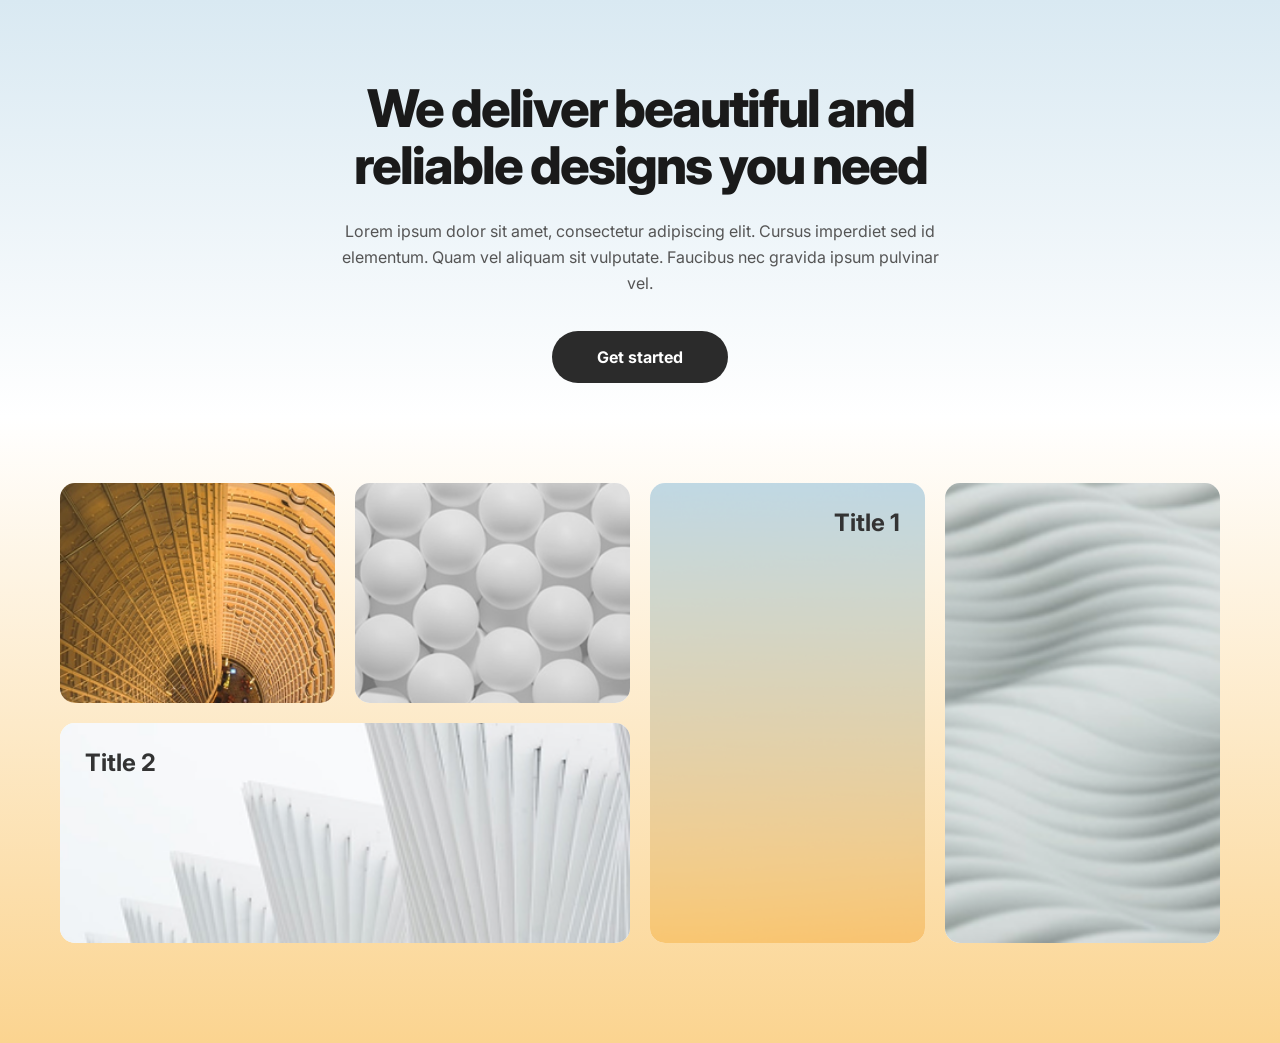
<file: 50landing/index.html>
<!DOCTYPE html>
<html lang="es">

<head>
    <meta charset="UTF-8">
    <meta name="viewport" content="width=device-width, initial-scale=1.0">
    <title>Beautiful Designs - 50landing</title>
    <link rel="stylesheet" href="style.css">
    <link href="https://fonts.googleapis.com/css2?family=Inter:wght@400;500;600;700;800&display=swap" rel="stylesheet">
</head>

<body>
    <main class="page-wrapper">
        <header class="hero-header">
            <h1 class="hero-title">We deliver beautiful and <br> reliable designs you need</h1>
            <p class="hero-subtitle">
                Lorem ipsum dolor sit amet, consectetur adipiscing elit. Cursus imperdiet sed id elementum. Quam vel
                aliquam sit vulputate. Faucibus nec gravida ipsum pulvinar vel.
            </p>
            <a href="#" class="btn-primary">Get started</a>
        </header>

        <section class="image-grid">
            <div class="grid-item item-1">
                <img src="img/Rectangle 82.png" alt="Architecture 1">
            </div>
            <div class="grid-item item-2">
                <img src="img/Rectangle 83.png" alt="Architecture 2">
            </div>
            <div class="grid-item item-3">
                <img src="img/unsplash_3Om4DHcaAc0.png" alt="Skyscraper">
                <div class="title-tag right">Title 1</div>
            </div>
            <div class="grid-item item-4">
                <img src="img/Rectangle 86.png" alt="Patterns">
                <div class="title-tag left">Title 2</div>
            </div>
            <div class="grid-item item-5">
                <img src="img/Rectangle 84.png" alt="Architecture 3">
            </div>
        </section>
    </main>
</body>

</html>
</file>
<file: index.css>
* { box-sizing: border-box; }
html, body { height: 100%; }
body {
  font-family: 'Inter', sans-serif;
  line-height: 1.6;
  color: #333;
  background: linear-gradient(180deg, #e3f2fd 0%, #ffffff 100%);
  margin: 0;
  -webkit-font-smoothing: antialiased;
  -moz-osx-font-smoothing: grayscale;
}

/* Contenedor ancho controlado */
.container {
  max-width: 1200px;
  margin: 0 auto;
  padding: 32px;
}

/* Header */
.site-header {
  background: linear-gradient(90deg, #1e88e5 0%, #43a047 100%);
  color: white;
  padding: 32px 0;
  margin-bottom: 24px;
  box-shadow: 0 8px 20px rgba(0, 0, 0, 0.1);
  border-radius: 16px;
  text-align: center;
}
.site-header h1 {
  margin: 0 0 8px 0;
  font-size: 2rem;
  font-weight: 700;
}
.subtitle {
  margin: 0;
  opacity: 0.85;
  font-size: 1rem;
}

/* Grid de páginas */
.pages-grid {
  list-style: none;
  padding: 0;
  margin: 0;
  display: grid;
  grid-template-columns: repeat(auto-fill, minmax(200px, 1fr));
  gap: 20px;
}

/* Tarjeta del enlace */
.pages-grid li {
  transition: transform 0.2s ease, box-shadow 0.2s ease;
}
.pages-grid a {
  display: block;
  padding: 20px;
  text-decoration: none;
  background: #ffffff;
  border-radius: 12px;
  box-shadow: 0 6px 18px rgba(0, 0, 0, 0.05);
  border: 1px solid rgba(0, 0, 0, 0.05);
  color: #1e88e5;
  font-weight: 600;
  text-align: center;
  min-height: 100px;
  align-items: center;
  justify-content: center;
  display: flex;
  transition: transform 0.2s ease, box-shadow 0.2s ease, border-color 0.2s;
}
.pages-grid a:focus {
  outline: none;
  box-shadow: 0 0 0 4px rgba(30, 136, 229, 0.2);
}
.pages-grid a:hover {
  transform: translateY(-8px);
  box-shadow: 0 20px 40px rgba(0, 0, 0, 0.1);
  border-color: rgba(30, 136, 229, 0.4);
}

/* Leyenda */
.legend {
  margin-top: 24px;
  font-size: 1rem;
  color: #555;
  background: rgba(255, 255, 255, 0.8);
  padding: 16px;
  border-radius: 10px;
}

/* Footer */
.site-footer {
  margin-top: 32px;
  padding: 20px 0;
  text-align: center;
  color: #757575;
  font-size: 0.9rem;
}

@media (max-width: 520px) {
    .site-header h1 { font-size: 1.5rem; }
    .pages-grid { gap: 12px; grid-template-columns: repeat(2, 1fr); }
    .pages-grid a { padding: 16px; min-height: 80px; font-size: 1rem; }
  }
</file>
<file: 10landing/style.css>
* {
    margin: 0;
    padding: 0;
    box-sizing: border-box;
}

body {
    font-family: 'Inter', sans-serif;
    color: #fff;
    background-color: #333333;
    line-height: 1.6;
}

.container {
    width: 100%;
    min-height: 100vh;
    display: flex;
    justify-content: center;
    align-items: center;
    padding: 60px 40px;
}


.split-layout {
    display: flex;
    justify-content: space-between;
    align-items: center;
    gap: 80px;
    max-width: 1300px;
    width: 100%;
}

.column-left {
    flex: 1;
    max-width: 480px;
}

.main-title {
    font-family: 'Outfit', sans-serif;
    font-size: 5.5rem;
    font-weight: 700;
    line-height: 1.1;
    margin-bottom: 30px;
    letter-spacing: -1.5px;
}

.word-design {
    color: #f5b0ad;
}

.word-create {
    color: #8ecae6;
}

.word-inspire {
    color: #5bc0be;
}


.description {
    font-size: 1.15rem;
    color: rgba(255, 255, 255, 0.9);
    margin-bottom: 40px;
}

.btn {
    background-color: #ffffff;
    color: #333;
    border: none;
    border-radius: 40px;
    padding: 16px 48px;
    font-size: 1.1rem;
    font-weight: 600;
    font-family: 'Inter', sans-serif;
    cursor: pointer;
    transition: transform 0.2s ease, box-shadow 0.2s ease;
}

.btn:hover {
    transform: translateY(-3px);
    box-shadow: 0 10px 20px rgba(0, 0, 0, 0.3);
}

.column-right {
    flex: 1.2;
    display: flex;
    justify-content: flex-end;
}

.content-grid {
    display: grid;
    grid-template-columns: repeat(4, 1fr);
    grid-template-rows: repeat(4, 1fr);

    gap: 15px;
    max-width: 650px;
}

.grid-item {
    aspect-ratio: 1 / 1;
    border-radius: 20px;
    overflow: hidden;
    transition: transform 0.3s ease, box-shadow 0.3s ease;
}

.grid-item img {
    width: 100%;
    height: 100%;
    object-fit: cover;
    display: block;
}

.grid-item:hover {
    transform: scale(1.08);
    box-shadow: 0 10px 20px rgba(0, 0, 0, 0.4);
    z-index: 10;
    position: relative;
}

@media (max-width: 1150px) {
    .split-layout {
        gap: 40px;
    }

    .main-title {
        font-size: 4rem;
    }

    .column-right {
        justify-content: center;
    }
}

@media (max-width: 900px) {
    .container {
        padding: 40px 20px;
        align-items: flex-start;
    }

    .split-layout {
        flex-direction: column;
        gap: 60px;
    }

    .column-left {
        width: 100%;
        max-width: 100%;
        text-align: center;
    }

    .main-title {
        font-size: 3.5rem;
    }

    .column-right {
        width: 100%;
    }

    .content-grid {
        width: 100%;
        gap: 10px;
        max-width: 100%;
    }

    .grid-item {
        border-radius: 12px;
    }
}
</file>
<file: 11landing/style.css>
* {
    margin: 0;
    padding: 0;
    box-sizing: border-box;
}

body {
    font-family: 'Inter', sans-serif;
    color: #555555;
    background-color: #ffffff;
    line-height: 1.6;
}

.container {
    max-width: 1200px;
    margin: 0 auto;
    padding: 60px 40px;
}

.hero-section {
    display: flex;
    justify-content: space-between;
    align-items: center;
    margin-bottom: 80px;
    gap: 40px;
}

.content-text {
    flex: 1;
    max-width: 500px;
}

.main-title {
    font-family: 'Outfit', sans-serif;
    font-size: 3.5rem;
    font-weight: 700;
    color: #222222;
    line-height: 1.2;
    margin-bottom: 24px;
}

.description {
    font-size: 1.1rem;
    color: #666666;
    margin-bottom: 40px;
}

.btn {
    background-color: #222222;
    color: #ffffff;
    border: none;
    border-radius: 30px;
    padding: 14px 40px;
    font-size: 1.05rem;
    font-family: 'Inter', sans-serif;
    cursor: pointer;
    transition: transform 0.2s ease, box-shadow 0.2s ease, background-color 0.2s ease;
}

.btn:hover {
    background-color: #000000;
    transform: translateY(-2px);
    box-shadow: 0 8px 15px rgba(0, 0, 0, 0.15);
}

.content-img {
    flex: 1;
    display: flex;
    justify-content: flex-end;
}

.content-img img {
    max-width: 100%;
    height: auto;
    display: block;

}


.features-card {
    background-color: #272727;
    border-radius: 30px;
    padding: 60px 80px;

    display: flex;
    justify-content: space-between;
    gap: 40px;
}

.feature-item {
    flex: 1;
    color: #ffffff;
}

.feature-icon {
    margin-bottom: 16px;
    display: block;
}

.feature-title {
    font-family: 'Outfit', sans-serif;
    font-size: 1.5rem;
    font-weight: 600;
    margin-bottom: 16px;
    color: #ffffff;
}

.feature-desc {
    font-size: 0.95rem;
    color: #aaaaaa;
    line-height: 1.6;
}




@media (max-width: 950px) {
    .container {
        padding: 40px 20px;
    }

    .hero-section {
        flex-direction: column;

        text-align: center;
        gap: 60px;
    }

    .content-text {
        max-width: 100%;
    }

    .content-img {
        justify-content: center;
        width: 100%;
        max-width: 600px;
    }

    .features-card {
        flex-direction: column;
        padding: 40px;
        gap: 40px;
    }

    .feature-item {
        text-align: center;
    }

    .feature-icon {
        margin: 0 auto 16px auto;
    }
}

@media (max-width: 600px) {
    .main-title {
        font-size: 2.8rem;
    }

    .features-card {
        padding: 30px 20px;
    }
}
</file>
<file: 14landing/style.css>
* {
    margin: 0;
    padding: 0;
    box-sizing: border-box;
}

body {
    font-family: 'Poppins', sans-serif;
    color: #4a4a4a;
    background-color: #fdfdfd;
    line-height: 1.6;
    overflow-x: hidden;
}

.wrapper {
    width: 100%;
    min-height: 100vh;
    display: flex;
    justify-content: center;
    align-items: center;
    padding: 40px 20px;
}

.container {
    width: 100%;
    max-width: 1200px;
    display: flex;
    flex-wrap: wrap;
    justify-content: space-between;
    align-items: center;
    gap: 60px;
}

.left-content {
    flex: 1;
    min-width: 300px;
    max-width: 550px;
}

.main-title {
    font-size: 4.2rem;
    font-weight: 800;
    color: #3b2416;
    line-height: 1.15;
    margin-bottom: 24px;
    letter-spacing: -1px;
}

.main-desc {
    font-size: 1.1rem;
    color: #665b55;
    line-height: 1.6;
    margin-bottom: 40px;
    max-width: 450px;
}

.btn-download {
    background-color: #fce28b;
    color: #3b2416;
    border: none;
    border-radius: 40px;
    padding: 16px 40px;
    font-size: 1.1rem;
    font-weight: 500;
    cursor: pointer;
    transition: transform 0.2s ease, box-shadow 0.2s ease, background-color 0.2s ease;
    margin-bottom: 60px;
}

.btn-download:hover {
    background-color: #f5d46e;
    transform: translateY(-2px);
    box-shadow: 0 8px 20px rgba(252, 226, 139, 0.4);
}

.stats-box {
    background-color: #4b3a32;
    border-radius: 20px;
    padding: 40px 50px;
    display: flex;
    justify-content: space-between;
    align-items: flex-start;
    color: #fff;
    box-shadow: 0 15px 30px rgba(75, 58, 50, 0.15);
}

.stat-item {
    display: flex;
    flex-direction: column;
    align-items: flex-start;
}

.stat-number {
    font-size: 1.4rem;
    font-weight: 700;
    margin-bottom: 8px;
}

.stat-line {
    width: 30px;
    height: auto;
    margin-bottom: 8px;
}

.stat-text {
    font-size: 0.85rem;
    color: #e0dcd9;
    line-height: 1.4;
}

.right-content {
    flex: 1;
    min-width: 300px;
    display: flex;
    justify-content: flex-end;
    align-items: center;
}

.main-image {
    width: 100%;
    max-width: 600px;
    height: auto;
    object-fit: contain;
    animation: float 6s ease-in-out infinite;
}

@keyframes float {
    0% {
        transform: translateY(0px);
    }

    50% {
        transform: translateY(-15px);
    }

    100% {
        transform: translateY(0px);
    }
}

@media (max-width: 1024px) {
    .container {
        gap: 40px;
    }

    .main-title {
        font-size: 3.2rem;
    }

    .stats-box {
        padding: 30px 30px;
    }
}

@media (max-width: 850px) {
    .wrapper {
        padding: 60px 20px;
    }

    .container {
        flex-direction: column;
        justify-content: center;
        text-align: center;
        gap: 50px;
    }

    .left-content {
        display: flex;
        flex-direction: column;
        align-items: center;
        max-width: 100%;
    }

    .main-desc {
        max-width: 100%;
    }

    .stats-box {
        width: 100%;
        max-width: 600px;
        justify-content: space-around;
        padding: 30px 20px;
    }

    .stat-item {
        align-items: center;
        text-align: center;
    }

    .right-content {
        justify-content: center;
        width: 100%;
    }
}

@media (max-width: 500px) {
    .main-title {
        font-size: 2.5rem;
    }

    .stats-box {
        flex-direction: column;
        align-items: center;
        gap: 30px;
        padding: 40px 20px;
    }
}
</file>
<file: 15landing/style.css>
* {
    margin: 0;
    padding: 0;
    box-sizing: border-box;
    /* Fuente Lora para textos legibles tipo libro botánico */
    font-family: 'Lora', serif;
}

body {
    background-color: #ffffff;
    display: flex;
    justify-content: center;
    /* Se requiere una altura mínima decente para que el lienzo de absolute quepa bien */
    min-height: 100vh;
    padding: 40px;
    overflow-x: hidden;
}

/* 
  Contenedor envolvente. Permite aplicar un zoom al lienzo `editorial-collage-layout` 
  en resoluciones menores para mantener la proporción sin que todo explote. 
*/
.botanical-canvas-wrapper {
    width: 100%;
    display: flex;
    justify-content: center;
}

/* 
  Lienzo Maestro: Fixed size en escritorio. 
  Aquí sucede toda la magia de `position: absolute`.
*/
.editorial-collage-layout {
    position: relative;
    width: 1200px;
    height: 900px;
}

/* =========================================
   TEXTOS Y TIPOGRAFÍAS
========================================= */

/* Para los títulos "Adventure, Voyage..." usamos Playfair Display */
.elegant-heading {
    font-family: 'Playfair Display', serif;
    font-size: 3.5rem;
    color: #383838;
    /* Gris muy oscuro mate */
    font-weight: 400;
    /* Fino es más elegante */
    letter-spacing: -0.5px;
}

.large-subtitle {
    font-size: 3.2rem;
}

.heading-line {
    display: block;
    /* Cada palabra ocupa su propia línea */
    line-height: 1.3;
}

.body-text {
    font-size: 1.1rem;
    color: #555555;
    line-height: 1.6;
}

/* =========================================
   BLOQUES DE CONTENIDO (ABSOLUTES)
========================================= */

/* Arriba a la izquierda (Título + Párrafo + Botón) */
.block-hero {
    position: absolute;
    top: 50px;
    left: 20px;
    z-index: 10;
}

.paragraph-spacing {
    margin-top: 35px;
    margin-bottom: 40px;
}

.primary-pill-btn {
    display: inline-block;
    background-color: #518168;
    /* Verde opaco */
    color: #ffffff;
    font-family: 'Inter', sans-serif;
    /* Rompe con Arial moderna */
    text-decoration: none;
    padding: 14px 38px;
    border-radius: 40px;
    /* Extremo redondeado "Píldora" */
    font-weight: 500;
    font-size: 1.05rem;
    transition: background-color 0.2s, transform 0.2s;
}

.primary-pill-btn:hover {
    background-color: #3b614d;
    transform: translateY(-2px);
}


/* Estrella cerca de "Voyage" */
.decor-star {
    position: absolute;
    width: 60px;
    height: 60px;
    z-index: 5;
}

.star-top-left {
    top: 130px;
    left: 300px;
    /* Alineada al final de la palabra "Voyage" */
}


/* =========================================
   PÍLDORAS E IMÁGENES
========================================= */

.pill-frame {
    position: absolute;
    overflow: hidden;
    /* Forzar curvas completas a los lados de rectángulos verticales = Forma de Píldora */
    border-radius: 200px;
    /* Fondo claro por si las imágenes no cargan */
    background-color: #eaeaea;
}

.fit-image {
    width: 100%;
    height: 100%;
    object-fit: cover;
    display: block;
}

/* Clúster Inferior Izquierdo (2 Píldoras) */
.cluster-bottom-left {
    position: absolute;
    bottom: 20px;
    left: 20px;
    width: 320px;
    height: 280px;
}

/* Píldora de atrás (Helechos verdes), mas baja y a la izquierda */
.frame-bl-back {
    bottom: 0px;
    left: 0px;
    width: 150px;
    height: 260px;
    z-index: 1;
}

/* Píldora de enfrente (Flores blancas), un poco subida y a la derecha */
.frame-bl-front {
    bottom: 30px;
    left: 170px;
    width: 150px;
    height: 250px;
    z-index: 2;
}

/* =========================================
   CENTRO GIGANTE & ARCO DE LOGO
========================================= */
.block-center-feature {
    position: absolute;
    left: 50%;
    top: 50%;
    transform: translate(-50%, -50%);
    /* Centrado absoluto exacto en el lienzo */
    width: 330px;
    height: 650px;
    z-index: 2;
}

.frame-center-giant {
    top: 0;
    left: 0;
    width: 100%;
    height: 100%;
    z-index: 3;
}

/* SVG curvo con el texto "Plant . Tree . Nature" abrazando la píldora por arriba */
.circular-text-svg {
    position: absolute;
    top: -60px;
    /* Sube la curva un poco de la cápsula foto central */
    /* Empujar hacia la izquierda para alinear el arco a las dimensiones de la caja de la foto */
    left: -85px;
    width: 500px;
    /* Más ancha que la píldora (330px) para que caiga por los bordes */
    height: 300px;
    z-index: 10;
    pointer-events: none;
    /* Que el click pase atravez de ella al cuadro si hiciera falta */
}

.serif-arch-text {
    font-family: 'Playfair Display', serif;
    font-size: 32px;
    font-weight: 500;
    fill: #1e3a2e;
    /* Verde oscuro */
    letter-spacing: 5px;
    /* Espaciado clave para que se extienda por el arco */
}

/* =========================================
   CLÚSTER SUPERIOR DERECHO (2 Píldoras)
========================================= */
.cluster-top-right {
    position: absolute;
    top: 40px;
    right: 20px;
    width: 320px;
    height: 330px;
}

/* Píldora de atrás (Hojas grises abstractas), posicionada arriba izquierda */
.frame-tr-back {
    top: 0px;
    left: 10px;
    width: 155px;
    height: 260px;
    z-index: 1;
}

/* Píldora frontal (Suculentas fuertes), desplazada a la derecha y cayendo poco más */
.frame-tr-front {
    top: 60px;
    right: 0px;
    width: 155px;
    height: 290px;
    z-index: 2;
}

/* =========================================
   MEDIO / INFERIOR DERECHO
========================================= */
.block-mid-right {
    position: absolute;
    top: 380px;
    /* Alineado justo bajo las suculentas de arriba */
    right: 70px;
    max-width: 250px;
    /* Las líneas de este texto son cortas */
    z-index: 5;
}

.star-mid-right {
    /* Reseteamos para evitar bugs del .decor-star */
    position: relative;
    margin-bottom: 25px;
    /* Empuja el texto inferior hacia abajo */
    margin-left: 0px;
}

.block-bottom-right {
    position: absolute;
    bottom: 50px;
    right: 110px;
}


/* =========================================
   RESPONSIVE Y TABLET (SCALING MAGIC)
========================================= */
/* La única forma estable de hacer responsive a un póster posicionado en abs, 
   es usar transform: scale() en vez de rehacer todo el código */

@media (max-width: 1250px) {
    .editorial-collage-layout {
        transform: scale(0.8);
        transform-origin: top center;
        margin-bottom: -150px;
        /* Recorta la altura muerta al achicar SVG escalón */
    }
}

@media (max-width: 1000px) {
    .editorial-collage-layout {
        transform: scale(0.65);
        margin-bottom: -300px;
    }
}

@media (max-width: 700px) {

    /* Si te ves desde celular (es muy pequeño) apilamos las cosas "normalmente" */
    .editorial-collage-layout {
        width: 100%;
        transform: scale(1);
        /* Quitamos el scale para hacer auto height */
        height: auto;
        display: flex;
        flex-direction: column;
        align-items: center;
        margin: 0;
        gap: 50px;
    }

    .block-hero,
    .pill-cluster,
    .block-center-feature,
    .block-mid-right,
    .block-bottom-right {
        position: static;
        width: 100%;
        max-width: 400px;
        transform: none;
        /* Quitamos transformaciones y offsets */
    }

    .block-hero {
        text-align: center;
    }

    .star-top-left,
    .circular-text-svg,
    .star-mid-right {
        display: none;
        /* Quitamos decoraciones SVG complejas en celular para evitar desastre */
    }

    /* Rompemos el cluster de cápsulas para que se pongan una bajo otra */
    .pill-cluster {
        display: flex;
        flex-direction: column;
        align-items: center;
        gap: 20px;
        height: auto;
    }

    .pill-frame {
        position: static;
        aspect-ratio: 1/2;
        /* Lo regresamos a pildora estándar */
        height: auto;
        width: 100%;
    }
}
</file>
<file: 22landing/style.css>
@import url('https://fonts.googleapis.com/css2?family=Inter:wght@400;600;700;800&display=swap');

* {
    margin: 0;
    padding: 0;
    box-sizing: border-box;
}

body {
    background-color: #060a17;
    color: #ffffff;
    font-family: 'Inter', sans-serif;
    display: flex;
    justify-content: center;
    min-height: 100vh;
}

.qvx-layout-container {
    width: 100%;
    max-width: 1100px;
    padding: 0 40px 80px 40px;
    display: flex;
    flex-direction: column;
    gap: 80px;
}

.qvx-top-section {
    display: grid;
    grid-template-columns: 1fr 1fr;
    gap: 40px;
}

.qvx-text-block {
    padding-top: 120px;
    display: flex;
    flex-direction: column;
    align-items: flex-start;
    gap: 25px;
}

.qvx-heading-main {
    font-size: 4.5rem;
    font-weight: 800;
    line-height: 1.1;
    letter-spacing: -1px;
}

.qvx-paragraph-main {
    font-size: 1rem;
    line-height: 1.6;
    color: #b0b5c9;
    max-width: 400px;
}

.qvx-action-button {
    background-color: #ffffff;
    color: #000000;
    font-family: 'Inter', sans-serif;
    font-size: 1rem;
    font-weight: 600;
    padding: 14px 32px;
    border: none;
    border-radius: 8px;
    cursor: pointer;
    margin-top: 5px;
}

.qvx-arches-block {
    display: grid;
    grid-template-columns: 1fr 1fr;
    gap: 20px;
    align-items: start;
}

.qvx-arch-image {
    width: 100%;
    object-fit: cover;
    border-radius: 0 0 999px 999px;
}

.qvx-arch-left {
    height: 460px;
}

.qvx-arch-right {
    height: 380px;
}

.qvx-middle-section {
    display: grid;
    grid-template-columns: 1fr 1fr;
    gap: 60px;
    align-items: center;
}

.qvx-landscape-banner {
    width: 100%;
    height: 280px;
    object-fit: cover;
    border-radius: 20px;
}

.qvx-steps-wrapper {
    display: flex;
    flex-direction: column;
    gap: 30px;
}

.qvx-step-divider {
    width: 50px;
    height: 4px;
    background-color: #ffffff;
    margin-bottom: 5px;
}

.qvx-step-unit {
    display: flex;
    flex-direction: column;
    gap: 8px;
}

.qvx-step-number {
    font-size: 1.4rem;
    font-weight: 700;
}

.qvx-step-description {
    font-size: 0.95rem;
    line-height: 1.6;
    color: #b0b5c9;
    max-width: 400px;
}

.qvx-bottom-section {
    display: grid;
    grid-template-columns: repeat(3, 1fr);
    gap: 24px;
}

.qvx-gallery-item {
    width: 100%;
    height: 220px;
    object-fit: cover;
    border-radius: 12px;
}
</file>
<file: 33landing/style.css>
html, body {
    margin: 0;
    padding: 0;
    font-family: 'Inter', sans-serif;
    box-sizing: border-box;
    background-color: #ffffff;
    min-height: 100vh;
}

body::after {
    content: '';
    display: block;
    width: 100%;
    height: 14px;
    background-color: #ebebeb;
    position: fixed;
    bottom: 0;
    left: 0;
    z-index: 100;
}

.st-page-wrapper {
    max-width: 1150px;
    margin: 0 auto;
    padding: 70px 20px 80px 20px;
}

.st-main-container {
    display: flex;
    justify-content: space-between;
    gap: 50px;
}

.st-left-content {
    flex: 1;
    max-width: 440px;
    padding-top: 20px;
}

.st-headline {
    font-size: 3.4rem;
    font-weight: 500;
    color: #313131;
    line-height: 1.15;
    margin: 0 0 20px 0;
    letter-spacing: -0.5px;
}

.st-subtext {
    font-size: 1.05rem;
    color: #555555;
    line-height: 1.6;
    margin: 0 0 35px 0;
}

.st-cta-button {
    background-color: #313131;
    color: #ffffff;
    border: none;
    padding: 15px 34px;
    font-size: 1rem;
    font-weight: 500;
    border-radius: 30px;
    cursor: pointer;
    margin-bottom: 50px;
    transition: background-color 0.2s;
}

.st-cta-button:hover {
    background-color: #1a1a1a;
}

.st-badges-group {
    display: flex;
    gap: 15px;
    margin-bottom: 40px;
}

.st-badge {
    width: 95px;
    height: 95px;
    flex-shrink: 0;
}

.st-svg-circ {
    width: 100%;
    height: 100%;
    overflow: visible;
}

.st-info-card {
    display: flex;
    justify-content: space-between;
    gap: 30px;
    border: 1px solid #999;
    border-radius: 24px;
    padding: 26px 30px;
    max-width: 420px;
}

.st-info-col {
    flex: 1;
}

.st-info-heading {
    font-size: 1.05rem;
    color: #333;
    font-weight: 600;
    margin: 0 0 8px 0;
}

.st-info-text {
    font-size: 0.85rem;
    color: #888;
    line-height: 1.5;
    margin: 0;
}

.st-right-gallery {
    flex: 1.2;
    display: flex;
    gap: 20px;
    max-width: 600px;
}

.st-gallery-col {
    flex: 1;
    display: flex;
    flex-direction: column;
    gap: 20px;
}

.st-distanced {
    margin-top: 80px;
}

.st-img-box {
    position: relative;
    border-radius: 20px;
    border: 1px solid #333;
    overflow: hidden;
    width: 100%;
}

.st-h-tall {
    height: 310px;
}

.st-h-xl {
    height: 350px;
}

.st-h-med {
    height: 290px;
}

.st-img-content {
    width: 100%;
    height: 100%;
    object-fit: cover;
    object-position: center;
    background-color: #f5f5f5;
    display: block;
}

@media (max-width: 992px) {
    .st-main-container {
        flex-direction: column;
        align-items: center;
    }
    
    .st-left-content {
        max-width: 100%;
        text-align: center;
        display: flex;
        flex-direction: column;
        align-items: center;
    }
    
    .st-info-card {
        text-align: left;
    }
    
    .st-right-gallery {
        width: 100%;
        max-width: 100%;
        margin-top: 30px;
    }
}

@media (max-width: 600px) {
    .st-right-gallery {
        flex-direction: column;
    }
    
    .st-distanced {
        margin-top: 0;
    }
    
    .st-img-box {
        height: 300px;
    }
}
</file>
<file: 3landing/style.css>
* {
    margin: 0;
    padding: 0;
    box-sizing: border-box;
}

body {

    font-family: 'Inter', sans-serif;
    color: #444;
    background-color: #fff;
    line-height: 1.6;
}


.container {
    max-width: 1200px;
    margin: 0 auto;
    padding: 80px 20px 40px 20px;
}


.header {

    display: flex;
    justify-content: space-between;
    align-items: flex-start;
    margin-bottom: 70px;
    gap: 40px;
    
}


.header-left {
    flex: 1;
}

.title {
   
    font-family: 'Outfit', sans-serif;
    font-size: 4.5rem;
    font-weight: 60;
    color: #1a1a1a;
    line-height: 0.8;
    letter-spacing: 1px;
    
}


.header-right {
    flex: 1;
    max-width: 480px;
    padding-top: 10px;
    
}

.description {
    font-size: 1.15rem;
    color: #666;
    margin-bottom: 28px;
    
}

.btn {
    background-color: #222;
    color: white;
    border: none;
    border-radius: 8px;

    padding: 14px 32px;
    font-size: 1rem;
    font-weight: 500;
    font-family: 'Inter', sans-serif;
    cursor: pointer;
    
    transition: background-color 0.3s ease, transform 0.2s ease, box-shadow 0.2s ease;
}

.btn:hover {
    background-color: #000;
    transform: translateY(-2px);
    box-shadow: 0 4px 15px rgba(0, 0, 0, 0.12);
}

.hero {
    width: 100%;
}

.hero img {
    width: 100%;
    height: auto;
    display: block;
}


@media (max-width: 900px) {
    .header {
        flex-direction: column;
        gap: 30px;
        margin-bottom: 50px;
    }

    .title {
        font-size: 3.5rem;
    }

    .header-right {
        max-width: 100%;
        padding-top: 0;
    }
}

@media (max-width: 600px) {
    .container {
        padding: 50px 20px 30px 20px;
    }

    .title {
        font-size: 2.5rem;

    }

    .btn {
        width: 100%;
    }
}
</file>
<file: 40landing/style.css>
* {
    margin: 0;
    padding: 0;
    box-sizing: border-box;
}

body {
    font-family: 'Inter', sans-serif;
    background-color: #fff;
    color: #2b2b2b;
    display: flex;
    justify-content: center;
    align-items: center;
    min-height: 100vh;
    padding: 40px 20px;
}

.container {
    width: 100%;
    max-width: 1200px;
    background: #fff;
    display: flex;
    flex-direction: column;
    gap: 60px;
}

.hero-section {
    display: flex;
    align-items: center;
    justify-content: space-between;
    padding: 40px 0;
    position: relative;
    gap: 40px;
}

.hero-content {
    flex: 1;
    position: relative;
}

.title {
    font-size: 56px;
    font-weight: 800;
    line-height: 1.1;
    margin-bottom: 25px;
    letter-spacing: -1.5px;
}

.description {
    font-size: 18px;
    line-height: 1.6;
    color: #555;
    max-width: 480px;
    margin-bottom: 35px;
}

.btn-primary {
    display: inline-block;
    background-color: #1a1a1a;
    color: #fff;
    padding: 16px 36px;
    border-radius: 50px;
    text-decoration: none;
    font-weight: 600;
    font-size: 15px;
    transition: transform 0.2s;
}

.btn-primary:hover {
    transform: translateY(-2px);
}

.hero-visual {
    flex: 1.2;
    position: relative;
    display: flex;
    justify-content: center;
    align-items: center;
}

.bg-shapes {
    position: absolute;
    width: 100%;
    height: 100%;
    z-index: 1;
}

.shape-1 {
    position: absolute;
    top: 0;
    right: 0;
    width: 80%;
    z-index: 1;
}

.shape-2 {
    position: absolute;
    bottom: 10%;
    left: 10%;
    width: 40%;
    z-index: 2;
}

.main-plant {
    position: relative;
    z-index: 3;
    max-width: 80%;
    height: auto;
}

.floating-badge {
    position: absolute;
    z-index: 10;
    width: 100px;
    height: 100px;
    animation: rotate 20s linear infinite;
}

.floating-badge img {
    width: 100%;
}

.badge-1 {
    bottom: -60px;
    right: 20px;
}

.badge-2 {
    top: 40px;
    right: -20px;
}

@keyframes rotate {
    from {
        transform: rotate(0deg);
    }

    to {
        transform: rotate(360deg);
    }
}

.bottom-row {
    display: flex;
    gap: 30px;
    background: #fff;
    border: 1px solid #eee;
    padding: 30px;
    border-radius: 30px;
}

.feature-card {
    flex: 1;
    display: flex;
    align-items: center;
    gap: 25px;
}

.feature-img {
    width: 120px;
    height: 120px;
    object-fit: cover;
    border-radius: 20px;
    flex-shrink: 0;
}

.feature-text {
    font-size: 14px;
    color: #666;
    line-height: 1.5;
}

@media (max-width: 1024px) {
    .container {
        gap: 40px;
    }

    .hero-section {
        flex-direction: column;
        text-align: center;
    }

    .description {
        margin: 0 auto 35px;
    }

    .bottom-row {
        flex-direction: column;
    }

    .badge-1,
    .badge-2 {
        display: none;
    }
}

@media (max-width: 480px) {
    body {
        padding: 20px 15px;
    }

    .title {
        font-size: 36px;
        letter-spacing: -0.5px;
    }

    .description {
        font-size: 16px;
    }

    .btn-primary {
        padding: 13px 28px;
        font-size: 14px;
    }

    .bottom-row {
        padding: 20px;
        border-radius: 20px;
        gap: 20px;
    }

    .feature-card {
        flex-direction: column;
        text-align: center;
        gap: 15px;
    }

    .feature-img {
        width: 90px;
        height: 90px;
    }
}
</file>
<file: 41landing/style.css>
* {
    margin: 0;
    padding: 0;
    box-sizing: border-box;
}

body {
    font-family: 'Inter', sans-serif;
    background-color: #f7f9fb;
    color: #2b2b2b;
    display: flex;
    justify-content: center;
    padding: 60px 20px;
}

.main-container {
    width: 100%;
    max-width: 1200px;
}

.hero-section {
    display: flex;
    gap: 60px;
    align-items: flex-start;
}

.hero-left {
    flex: 1.2;
}

.hero-title {
    font-size: 52px;
    font-weight: 800;
    line-height: 1.1;
    margin-bottom: 25px;
    letter-spacing: -1.5px;
}

.hero-subtitle {
    font-size: 16px;
    color: #555;
    line-height: 1.6;
    max-width: 500px;
    margin-bottom: 35px;
}

.btn-primary {
    display: inline-block;
    background-color: #2b2b2b;
    color: #fff;
    padding: 16px 36px;
    border-radius: 50px;
    text-decoration: none;
    font-weight: 600;
    font-size: 15px;
    transition: background 0.2s;
    margin-bottom: 60px;
}

.btn-primary:hover {
    background-color: #1a1a1a;
}

.stats-row {
    display: flex;
    gap: 20px;
    margin-bottom: 40px;
}

.stat-card {
    flex: 1;
    background-color: #d8e4ef;
    padding: 25px;
    border-radius: 12px;
}

.card-transparent {
    background-color: rgba(216, 228, 239, 0.4);
}

.stat-value {
    font-size: 24px;
    font-weight: 800;
    display: block;
    margin-bottom: 5px;
}

.stat-description {
    font-size: 11px;
    color: #666;
    line-height: 1.4;
}

.feature-card {
    display: flex;
    background-color: #fff;
    border: 1px solid #eee;
    border-radius: 20px;
    padding: 25px;
    gap: 20px;
    align-items: center;
    max-width: 450px;
}

.feature-info {
    flex: 1;
}

.feature-title {
    font-size: 20px;
    font-weight: 700;
    margin-bottom: 10px;
}

.feature-text {
    font-size: 12px;
    color: #777;
    line-height: 1.5;
}

.feature-image {
    width: 100px;
    height: 100px;
    flex-shrink: 0;
}

.feature-image img {
    width: 100%;
    height: 100%;
    object-fit: cover;
    border-radius: 12px;
}

.hero-right {
    flex: 1;
}

.main-image-wrapper {
    position: relative;
    width: 100%;
}

.main-img {
    width: 100%;
    display: block;
    border-radius: 4px;
}

.rotating-badge {
    position: absolute;
    top: -50px;
    left: 50%;
    transform: translateX(-50%);
    width: 120px;
    height: 120px;
    animation: rotate 20s linear infinite;
    background: #fff;
    border-radius: 50%;
    padding: 10px;
    box-shadow: 0 4px 15px rgba(0, 0, 0, 0.05);
}

.rotating-badge img {
    width: 100%;
}

@keyframes rotate {
    from {
        transform: translateX(-50%) rotate(0deg);
    }

    to {
        transform: translateX(-50%) rotate(360deg);
    }
}

@media (max-width: 1024px) {
    .hero-section {
        flex-direction: column;
        align-items: center;
        text-align: center;
    }

    .hero-subtitle {
        margin: 0 auto 35px;
    }

    .feature-card {
        margin: 0 auto;
    }

    .hero-right {
        margin-top: 80px;
    }
}

@media (max-width: 600px) {
    .hero-title {
        font-size: 36px;
    }

    .stats-row {
        flex-direction: column;
    }
}

@media (max-width: 480px) {
    body {
        padding: 30px 15px;
    }

    .hero-title {
        font-size: 28px;
        letter-spacing: -0.5px;
    }

    .hero-subtitle {
        font-size: 14px;
    }

    .btn-primary {
        padding: 13px 28px;
        font-size: 14px;
        margin-bottom: 35px;
    }

    .stat-card {
        padding: 18px;
    }

    .stat-value {
        font-size: 20px;
    }

    .feature-card {
        flex-direction: column;
        text-align: center;
        max-width: 100%;
        align-items: center;
    }

    .feature-image {
        width: 80px;
        height: 80px;
    }

    .rotating-badge {
        width: 90px;
        height: 90px;
        top: -40px;
    }
}
</file>
<file: 45landing/style.css>
* {
    margin: 0;
    padding: 0;
    box-sizing: border-box;
}

body {
    font-family: 'Inter', sans-serif;
    background-color: #fff;
    color: #333;
    overflow: hidden;
}

.grid-container {
    display: grid;
    grid-template-columns: 1fr 0.8fr;
    grid-template-rows: 1fr 0.7fr;
    height: 100vh;
}

.panel {
    position: relative;
    border: 1px solid #e0e0e0;
    overflow: hidden;
}

.grid-hero {
    grid-row: span 1;
    background-size: cover;
    background-position: center;
    padding: 60px;
    display: flex;
    align-items: center;
}

.hero-content {
    max-width: 450px;
    color: #fff;
    z-index: 2;
}

.hero-title {
    font-size: 48px;
    font-weight: 800;
    line-height: 1.1;
    margin-bottom: 25px;
    letter-spacing: -1.5px;
}

.hero-subtitle {
    font-size: 16px;
    opacity: 0.8;
    line-height: 1.6;
    margin-bottom: 40px;
}

.btn-primary {
    display: inline-block;
    background: #fff;
    color: #000;
    padding: 16px 40px;
    border-radius: 50px;
    text-decoration: none;
    font-weight: 700;
    transition: transform 0.2s;
}

.btn-primary:hover {
    transform: scale(1.05);
}

.panel-tag {
    position: absolute;
    top: 30px;
    right: 40px;
    font-size: 52px;
    font-weight: 800;
    color: #e0e0e0;
    line-height: 1;
}

.panel-info {
    position: absolute;
    top: 90px;
    right: 40px;
    font-size: 12px;
    text-transform: uppercase;
    letter-spacing: 2px;
    color: #999;
    text-align: right;
}

.panel-img-wrapper {
    width: 100%;
    height: 100%;
    display: flex;
    justify-content: center;
    align-items: flex-end;
    padding-bottom: 40px;
}

.panel-img-wrapper img {
    max-width: 80%;
    max-height: 70%;
    object-fit: contain;
}

.grid-01 {
    background-color: #fff;
}

.grid-02 {
    background-color: #f7f7f7;
}

.grid-03 {
    background-color: #f0f0f0;
    grid-column: span 1;
}

@media (max-width: 1024px) {
    .grid-container {
        grid-template-columns: 1fr;
        grid-template-rows: auto;
        height: auto;
        overflow: visible;
    }

    body {
        overflow: visible;
    }

    .grid-hero {
        height: 600px;
    }

    .panel {
        height: 400px;
    }
}

@media (max-width: 480px) {
    .grid-hero {
        height: auto;
        min-height: 400px;
        padding: 30px 20px;
    }

    .panel {
        height: 280px;
    }

    .hero-title {
        font-size: 32px;
        letter-spacing: -0.5px;
    }

    .hero-subtitle {
        font-size: 14px;
        margin-bottom: 25px;
    }

    .btn-primary {
        padding: 12px 28px;
    }

    .panel-tag {
        font-size: 36px;
        top: 15px;
        right: 20px;
    }

    .panel-info {
        font-size: 10px;
        top: 60px;
        right: 20px;
    }
}
</file>
<file: 4landing/style.css>
* {
    margin: 0;
    padding: 0;
    box-sizing: border-box;
}

body {

    font-family: 'Inter', sans-serif;
    color: #444;
    background-color: #fff;
    line-height: 1.6;
}

.container {
    max-width: 1200px;
    margin: 0 auto;
    padding: 60px 20px;
}


.split-layout {
    display: flex;
    align-items: flex-start;
    gap: 60px;
   
}


.column-left {
    flex: 1;

}

.hero-image {
    width: 100%;
    height: auto;
    object-fit: cover;
    display: block;
    
}


.column-right {
    flex: 1;
    display: flex;
    flex-direction: column;
    padding-top: 20px;
    
}


.content-header {
    margin-bottom: 50px;
}

.title {
   
    font-family: 'Outfit', sans-serif;
    font-size: 3.5rem;
    font-weight: 100;
    color: #222;
    line-height: 1.2;
    margin-bottom: 24px;
    letter-spacing: -0.5px;
}

.description {
    font-size: 1.1rem;
    color: #555;
    margin-bottom: 30px;
}


.btn {
    background-color: #222;
    color: white;
    border: none;
    border-radius: 8px;
    
    padding: 12px 36px;
    font-size: 1rem;
    font-family: 'Inter', sans-serif;
    cursor: pointer;
   
    transition: background-color 0.3s ease, transform 0.2s ease, box-shadow 0.2s ease;
}

.btn:hover {
    background-color: #000;
    transform: translateY(-2px);
    box-shadow: 0 4px 12px rgba(0, 0, 0, 0.15);
}

.features-list {
    display: flex;
    flex-direction: column;
    gap: 40px;
   
}

.feature-item {
    display: flex;
    flex-direction: column;
}


.number {
    font-family: 'Outfit', sans-serif;
    font-size: 1.8rem;
    font-weight: 600;
    color: #888;
    
    margin-bottom: 8px;
    
    line-height: 1;
}

.feature-text {
    font-size: 1.05rem;
    color: #666;
}




@media (max-width: 992px) {
    .split-layout {
        
        flex-direction: column;
        gap: 40px;
    }

    .column-left,
    .column-right {
        width: 100%;
    }

    .hero-image {
        max-width: 600px;
        margin: 0 auto;
        
    }

    .column-right {
        max-width: 600px;
        margin: 0 auto;
        
        padding-top: 0;
    }
}

@media (max-width: 600px) {
    .title {
        font-size: 2.8rem;
        
    }

    .btn {
        width: 100%;
        
    }

    .split-layout {
        gap: 30px;
    }
}
</file>
<file: 50landing/style.css>
* {
    margin: 0;
    padding: 0;
    box-sizing: border-box;
}

body {
    background: linear-gradient(180deg, #d9e9f2 0%, #fff 40%, #fbd490 100%);
    font-family: 'Inter', sans-serif;
    color: #1a1a1a;
    min-height: 100vh;
    display: flex;
    justify-content: center;
    padding: 80px 20px;
}

.page-wrapper {
    max-width: 1200px;
    width: 100%;
    text-align: center;
}

.hero-header {
    margin-bottom: 80px;
    display: flex;
    flex-direction: column;
    align-items: center;
}

.hero-title {
    font-size: 52px;
    font-weight: 800;
    line-height: 1.1;
    margin-bottom: 25px;
    letter-spacing: -2px;
}

.hero-subtitle {
    font-size: 16px;
    color: #555;
    line-height: 1.6;
    max-width: 600px;
    margin-bottom: 35px;
}

.btn-primary {
    display: inline-block;
    background-color: #2b2b2b;
    color: #fff;
    padding: 16px 45px;
    border-radius: 50px;
    text-decoration: none;
    font-weight: 700;
    font-size: 16px;
    transition: transform 0.2s;
}

.btn-primary:hover {
    transform: translateY(-3px);
}

.image-grid {
    display: grid;
    grid-template-columns: repeat(4, 1fr);
    grid-template-rows: repeat(2, 220px);
    gap: 20px;
    padding: 20px;
}

.grid-item {
    position: relative;
    border-radius: 15px;
    overflow: hidden;
    background-color: #fff;
}

.grid-item img {
    width: 100%;
    height: 100%;
    object-fit: cover;
    display: block;
}

.item-1 {
    grid-column: 1 / 2;
    grid-row: 1 / 2;
}

.item-2 {
    grid-column: 2 / 3;
    grid-row: 1 / 2;
}

.item-3 {
    grid-row: 1 / 3;
    grid-column: 3 / 4;
}

.item-4 {
    grid-column: 1 / 3;
    grid-row: 2 / 3;
}

.item-5 {
    grid-column: 4 / 5;
    grid-row: 1 / 3;
}

.title-tag {
    position: absolute;
    top: 25px;
    font-size: 24px;
    font-weight: 700;
    color: #333;
}

.title-tag.right {
    right: 25px;
}

.title-tag.left {
    left: 25px;
}

@media (max-width: 1024px) {
    .image-grid {
        grid-template-columns: repeat(2, 1fr);
        grid-template-rows: auto;
    }

    .grid-item {
        height: 300px;
    }

    .item-1,
    .item-2,
    .item-3,
    .item-4,
    .item-5 {
        grid-column: span 1;
        grid-row: span 1;
    }
}

@media (max-width: 600px) {
    .hero-title {
        font-size: 36px;
    }

    .image-grid {
        grid-template-columns: 1fr;
    }
}

@media (max-width: 480px) {
    body {
        padding: 40px 12px;
    }

    .hero-header {
        margin-bottom: 40px;
    }

    .hero-title {
        font-size: 28px;
        letter-spacing: -1px;
    }

    .hero-subtitle {
        font-size: 14px;
    }

    .btn-primary {
        padding: 13px 32px;
        font-size: 14px;
    }

    .image-grid {
        padding: 0;
        gap: 12px;
    }

    .grid-item {
        height: 220px;
    }

    .title-tag {
        font-size: 18px;
        top: 15px;
    }

    .title-tag.right {
        right: 15px;
    }

    .title-tag.left {
        left: 15px;
    }
}
</file>
